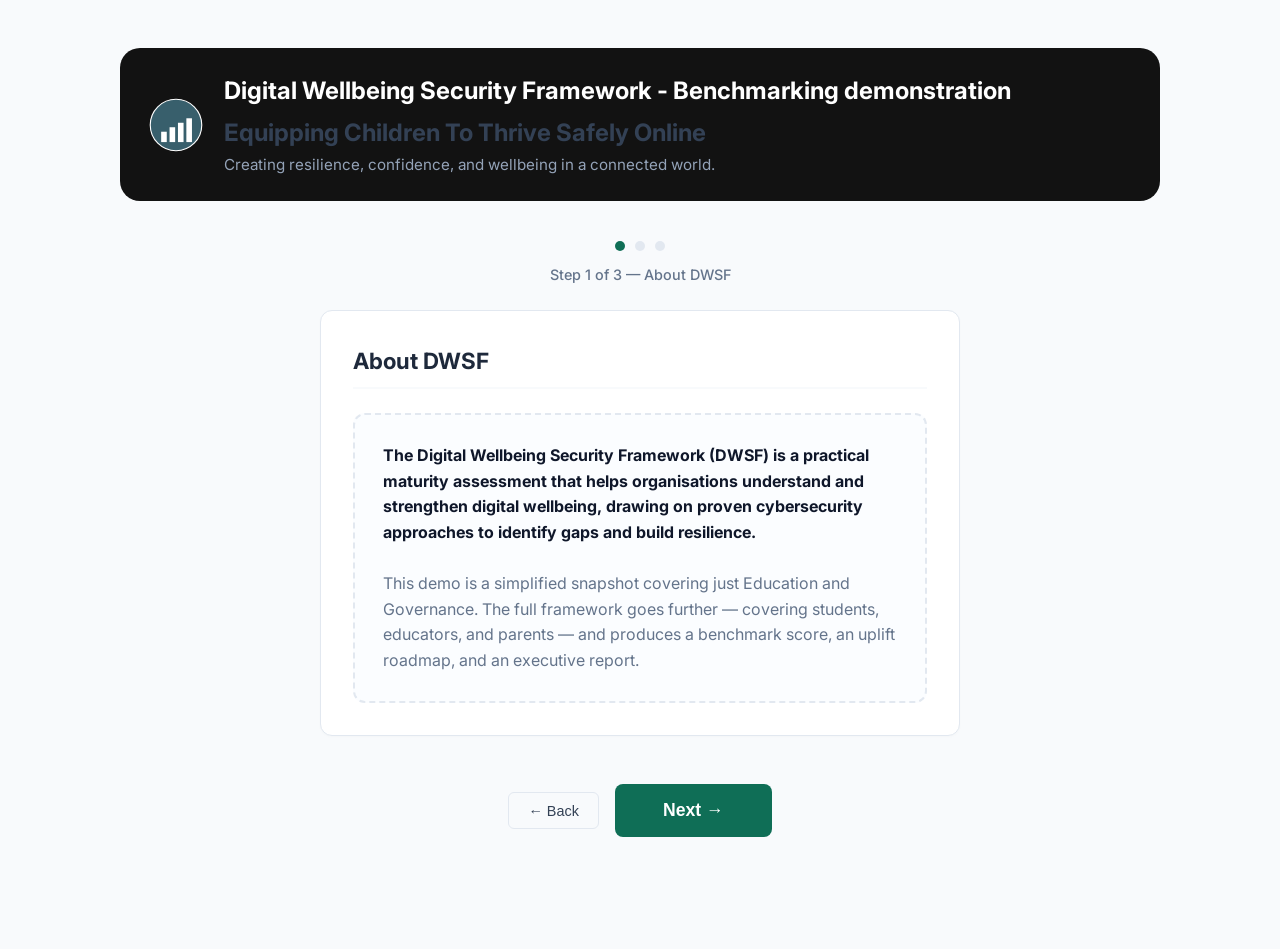
<file: demo.html>
<!DOCTYPE html>
<html lang="en">
<head>
    <meta charset="UTF-8">
    <meta name="viewport" content="width=device-width, initial-scale=1.0">
    <title>DWSF Program Benchmarking Demo Tool v1.0</title>
    <link rel="preconnect" href="https://fonts.googleapis.com">
    <link rel="preconnect" href="https://fonts.gstatic.com" crossorigin>
    <link href="https://fonts.googleapis.com/css2?family=Inter:wght@400;500;600;700&display=swap" rel="stylesheet">
    <style>
        :root {
            --primary: #1e293b;
            --accent: #0F6E56;
            --header-bg: #121212;
            --bg-light: #f8fafc;
            --card-bg: #ffffff;
            --text-main: #334155;
            --text-dark: #0f172a;
            --border: #e2e8f0;
            --success: #16a34a;
            --warning: #ea580c;
            --danger: #dc2626;
        }

        * {
            box-sizing: border-box;
            margin: 0;
            padding: 0;
        }

        body {
            font-family: 'Inter', sans-serif;
            background-color: var(--bg-light);
            color: var(--text-main);
            line-height: 1.6;
            padding: 3rem 1rem;
        }

        /* Widened from 800px so the three-column domain layout has enough room
           to breathe on real desktop screens without the middle question
           column being squeezed. */
        .container {
            max-width: 1040px;
            margin: 0 auto;
        }

        .brand-header {
            display: flex;
            align-items: center;
            gap: 1.25rem;
            text-align: left;
            background-color: var(--header-bg);
            border-radius: 20px;
            padding: 1.5rem 1.75rem;
            margin-bottom: 2.5rem;
        }

        .header-icon {
            width: 56px;
            height: auto;
            flex-shrink: 0;
        }

        .brand-header-text {
            min-width: 0;
        }

        .brand-header h1 {
            font-size: 1.5rem;
            color: #ffffff;
            margin-bottom: 0.25rem;
        }

        .brand-header p {
            color: #94A3B8;
            font-size: 0.95rem;
        }

        .intro-diagram {
            display: block;
            width: 100%;
            max-width: 380px;
            height: auto;
            margin: 1.5rem auto 0;
        }

        /* category-section is capped at 640px and centered so that, even when
           it sits inside the wider .container on its own (About DWSF, Your
           Details), question and paragraph text stays a comfortable reading
           width instead of stretching edge-to-edge. */
        .category-section {
            background: var(--card-bg);
            border: 1px solid var(--border);
            border-radius: 12px;
            padding: 2rem;
            margin-bottom: 2rem;
            box-shadow: 0 1px 3px rgba(0,0,0,0.02);
            max-width: 640px;
            margin-left: auto;
            margin-right: auto;
        }

        /* Three-column layout: left context box, question card, right context box.
           Reused by both the Education and Governance steps. CSS Grid is used
           here deliberately (rather than Flexbox) because 1fr track sizing is
           unambiguous and robustly supported across every modern browser. */
        .domain-layout {
            display: grid;
            grid-template-columns: 190px minmax(0, 1fr) 190px;
            gap: 1.5rem;
            align-items: start;
        }

        .context-box {
            background: var(--bg-light);
            border: 1px dashed var(--border);
            border-radius: 12px;
            padding: 1.25rem;
            position: sticky;
            top: 1.5rem;
        }

        .context-box h4 {
            font-size: 0.9rem;
            color: var(--accent);
            margin-bottom: 0.5rem;
        }

        .context-box p {
            font-size: 0.85rem;
            color: var(--text-main);
            margin: 0;
        }

        /* Below ~1100px there isn't comfortable room for three columns given
           how long the answer sentences are, so stack them. No order override
           here — natural DOM order is used, meaning Context appears first,
           then the questions, then Why This Matters. This covers iPad in both
           orientations as well as phones. */
        @media (max-width: 1100px) {
            .domain-layout {
                grid-template-columns: 1fr;
            }
            .context-box {
                position: static;
                max-width: 640px;
                margin: 0 auto;
            }
        }

        .category-title {
            font-size: 1.4rem;
            color: var(--primary);
            margin-bottom: 1.5rem;
            padding-bottom: 0.5rem;
            border-bottom: 2px solid var(--bg-light);
        }

        .question-block {
            margin-bottom: 2rem;
        }

        .question-block:last-child {
            margin-bottom: 0;
        }

        .question-text {
            font-weight: 500;
            color: var(--text-dark);
            margin-bottom: 0.75rem;
            display: block;
        }

        /* 2x2 grid: the answer options are full sentences, so a 4-across row
           (as used previously) left almost no room per option. A grid also
           guarantees every option box in the same row shares the same height
           automatically, which is what keeps them visually aligned. */
        .options-group {
            display: grid;
            grid-template-columns: repeat(2, 1fr);
            gap: 0.6rem;
            background-color: var(--bg-light);
            padding: 0.5rem;
            border-radius: 8px;
        }

        .option-label {
            display: flex;
            flex-direction: column;
            align-items: flex-start;
            justify-content: center;
            background: var(--card-bg);
            border: 1px solid var(--border);
            padding: 0.85rem 0.9rem;
            border-radius: 6px;
            cursor: pointer;
            font-size: 0.85rem;
            font-weight: 500;
            line-height: 1.35;
            text-align: left;
            transition: all 0.2s;
        }

        .option-label input {
            margin-bottom: 0.4rem;
        }

        .option-label:hover {
            border-color: var(--accent);
            background-color: #f0fdfa;
        }

        .option-label:has(input:checked) {
            background-color: #ccfbf1;
            border-color: var(--accent);
            color: var(--accent);
        }

        @media (max-width: 560px) {
            .options-group {
                grid-template-columns: 1fr;
            }
        }

        .intro-placeholder {
            border: 2px dashed var(--border);
            background: #fbfdff;
            border-radius: 12px;
            padding: 1.75rem;
            color: #64748b;
            font-size: 1rem;
        }

        .intro-placeholder strong {
            color: var(--text-dark);
        }

        .field-block {
            margin-bottom: 1.5rem;
        }

        .field-block:last-child {
            margin-bottom: 0;
        }

        .field-label {
            font-weight: 500;
            color: var(--text-dark);
            margin-bottom: 0.5rem;
            display: block;
        }

        .field-input {
            width: 100%;
            padding: 0.75rem 1rem;
            border: 1px solid var(--border);
            border-radius: 8px;
            font-family: inherit;
            font-size: 1rem;
            color: var(--text-main);
            transition: border-color 0.2s;
        }

        .field-input:focus {
            outline: none;
            border-color: var(--accent);
        }

        .details-grid {
            display: grid;
            grid-template-columns: 1fr 1fr;
            gap: 1.5rem;
        }

        .step-progress {
            display: flex;
            justify-content: center;
            gap: 0.6rem;
            margin-bottom: 0.75rem;
        }

        .step-dot {
            width: 10px;
            height: 10px;
            border-radius: 50%;
            background-color: var(--border);
            transition: background-color 0.2s ease;
        }

        .step-dot.active {
            background-color: var(--accent);
        }

        .step-dot.complete {
            background-color: #99d8d1;
        }

        .step-label {
            text-align: center;
            color: #64748b;
            font-size: 0.9rem;
            font-weight: 500;
            margin-bottom: 1.5rem;
        }

        .submit-area {
            text-align: center;
            margin-top: 3rem;
            margin-bottom: 4rem;
            display: flex;
            justify-content: center;
            align-items: center;
            gap: 1rem;
            flex-wrap: wrap;
        }

        .btn {
            background-color: var(--accent);
            color: white;
            padding: 1rem 3rem;
            border: none;
            border-radius: 8px;
            font-size: 1.1rem;
            font-weight: 600;
            cursor: pointer;
            transition: background 0.2s;
        }

        .btn:hover {
            background-color: #0b5346;
        }

        .btn:disabled {
            opacity: 0.6;
            cursor: not-allowed;
        }

        .btn-alt {
            background-color: transparent;
            border: 1px solid var(--border);
            color: var(--text-main);
            padding: 0.6rem 1.2rem;
            font-size: 0.9rem;
            border-radius: 6px;
            font-weight: 500;
            cursor: pointer;
            display: inline-flex;
            align-items: center;
            gap: 0.5rem;
            transition: all 0.2s;
        }

        .btn-alt:hover {
            background-color: var(--bg-light);
            border-color: var(--text-muted);
        }

        .consent-line {
            display: flex;
            align-items: flex-start;
            gap: 0.6rem;
            margin-top: 1rem;
            font-size: 0.82rem;
            color: var(--text-main);
            cursor: pointer;
        }

        .consent-line input {
            margin-top: 0.2rem;
            flex-shrink: 0;
        }

        .consent-line a {
            color: var(--accent);
        }

        .qr-button-row {
            display: flex;
            align-items: center;
            justify-content: center;
            gap: 1.75rem;
            margin-top: 1.25rem;
            flex-wrap: wrap;
        }

        .qr-block {
            text-align: center;
        }

        .qr-image {
            width: 120px;
            height: 120px;
            border: 1px solid var(--border);
            border-radius: 8px;
            padding: 6px;
            background: #ffffff;
        }

        .qr-caption {
            font-size: 0.8rem;
            color: #64748b;
            margin-top: 0.4rem;
        }

        .submit-status {
            width: 100%;
            margin-top: 1rem;
            font-size: 0.9rem;
            color: #64748b;
            min-height: 1.2em;
        }

        .submit-status.error { color: var(--danger); }
        .submit-status.success { color: var(--success); }

        #results-overlay {
            display: none;
            position: fixed;
            inset: 0;
            background: rgba(15, 23, 42, 0.55);
            align-items: center;
            justify-content: center;
            padding: 1.5rem;
            z-index: 1000;
        }

        #results-overlay.visible {
            display: flex;
        }

        #results-box {
            position: relative;
            background: var(--card-bg);
            border: 2px solid var(--accent);
            border-radius: 16px;
            padding: 2.5rem;
            box-shadow: 0 20px 45px -10px rgba(0,0,0,0.35);
            max-width: 700px;
            width: 100%;
            max-height: 90vh;
            overflow-y: auto;
        }

        #results-close {
            position: absolute;
            top: 1rem;
            right: 1rem;
            width: 2.25rem;
            height: 2.25rem;
            border: none;
            background: var(--bg-light);
            color: var(--text-main);
            border-radius: 50%;
            font-size: 1.5rem;
            line-height: 1;
            cursor: pointer;
            display: flex;
            align-items: center;
            justify-content: center;
        }

        #results-close:hover {
            background-color: var(--border);
        }

        .score-display {
            text-align: center;
            margin-bottom: 2.5rem;
        }

        .score-num {
            font-size: 4.5rem;
            font-weight: 800;
            color: var(--accent);
            line-height: 1;
        }

        .score-label {
            font-size: 1.5rem;
            font-weight: 700;
            color: var(--text-dark);
            margin-top: 0.5rem;
        }

        .score-tier {
            display: inline-block;
            margin-top: 0.75rem;
            padding: 0.25rem 1rem;
            border-radius: 50px;
            font-weight: 600;
            font-size: 0.9rem;
        }

        .tier-low { background-color: #fee2e2; color: var(--danger); }
        .tier-med { background-color: #ffedd5; color: var(--warning); }
        .tier-high { background-color: #dcfce7; color: var(--success); }

        .recommendations-wrapper h3 {
            font-size: 1.25rem;
            color: var(--text-dark);
            margin-bottom: 1rem;
        }

        .rec-box {
            background-color: var(--bg-light);
            border-left: 4px solid var(--accent);
            padding: 1.5rem;
            border-radius: 0 8px 8px 0;
            margin-bottom: 1.5rem;
        }

        .rec-box.strength-box {
            border-left-color: var(--success);
            background-color: #f0fdf4;
        }

        .rec-box h4 {
            color: var(--text-dark);
            margin-bottom: 0.5rem;
            font-size: 1.1rem;
        }

        .rec-box ul {
            padding-left: 1.25rem;
        }

        .rec-box li {
            margin-bottom: 0.75rem;
        }

        .rec-box li:last-child {
            margin-bottom: 0;
        }

        .rec-box em {
            font-style: italic;
            color: var(--text-dark);
        }

        #report-date {
            text-align: center;
            color: #64748b;
            font-size: 0.9rem;
            margin-top: 1.5rem;
            border-top: 1px solid var(--border);
            padding-top: 1rem;
        }

        /* ---- Tablet (iPad portrait/landscape) ---- */
        @media (max-width: 900px) {
            .category-section {
                padding: 1.5rem;
            }
        }

        /* ---- Phone ---- */
        @media (max-width: 640px) {
            .details-grid { grid-template-columns: 1fr; }
            #results-box { padding: 1.75rem 1.25rem; }

            .brand-header {
                gap: 0.75rem;
                padding: 0.75rem 1rem;
                margin-bottom: 1rem;
                border-radius: 14px;
            }
            .header-icon {
                width: 30px;
            }
            .brand-header h1 {
                font-size: 1rem;
                line-height: 1.25;
                margin-bottom: 0.15rem;
            }
            .brand-header p {
                font-size: 0.72rem;
            }
            body {
                padding: 1.25rem 0.75rem;
            }
            .category-section {
                padding: 1.25rem;
            }
            .intro-placeholder {
                max-height: 46vh;
                overflow-y: auto;
                padding: 1.25rem;
                font-size: 0.92rem;
                -webkit-overflow-scrolling: touch;
            }
            .intro-diagram {
                max-width: 280px;
                margin-top: 1rem;
            }
        }
    </style>

  <!-- Privacy-friendly analytics by Plausible -->
<script async src="https://plausible.io/js/pa-BqT7czxgZyh3rN6xX6jjK.js"></script>
<script>
  window.plausible=window.plausible||function(){(plausible.q=plausible.q||[]).push(arguments)},plausible.init=plausible.init||function(i){plausible.o=i||{}};
  plausible.init()
</script>

</script>

</head>
<body>

<div class="container">
    <header class="brand-header">
     
<!--previous logo top left 
        <svg class="header-icon" viewBox="0 0 240 240" xmlns="http://www.w3.org/2000/svg">
    <path d="M120 20 C170 20 200 45 200 95 C200 155 150 195 120 215 C90 195 40 155 40 95 C40 45 70 20 120 20 Z" stroke="#008B8B" stroke-width="14" fill="none" stroke-linejoin="round"/>
    <path d="M75 110 C75 80 95 65 120 65 C145 65 165 80 165 110" stroke="#00A86B" stroke-width="12" stroke-linecap="round" fill="none"/>
    <circle cx="120" cy="95" r="10" fill="#00A86B"/>
    <path d="M120 180 C100 160 85 140 85 125 C85 115 95 110 105 118 L120 132 L135 118 C145 110 155 115 155 125 C155 140 140 160 120 180 Z" fill="#32CD32"/>
</svg> -->
 <svg class="header-icon" viewBox="0 0 200 200" xmlns="http://www.w3.org/2000/svg">
  <circle cx="100" cy="100" r="92" fill="#385F6C" stroke="#FFFFFF" stroke-width="4"/>
  <rect x="47"  y="124" width="20" height="37" fill="#FFFFFF"/>
  <rect x="77"  y="108" width="20" height="53" fill="#FFFFFF"/>
  <rect x="107" y="92"  width="20" height="69" fill="#FFFFFF"/>
  <rect x="137" y="76"  width="20" height="85" fill="#FFFFFF"/>
</svg>
        <div class="brand-header-text">
            <h1>Digital Wellbeing Security Framework - Benchmarking demonstration</h1>
            <h2>Equipping Children To Thrive Safely Online</h2>
                <p>Creating resilience, confidence, and wellbeing in a connected world.</p>
        </div>
    </header>

    <form id="benchmarkForm">

        <div class="step-progress">
            <span class="step-dot active" data-dot="1"></span>
            <span class="step-dot" data-dot="2"></span>
            <span class="step-dot" data-dot="3"></span>
        </div>
        <div class="step-label" id="stepLabel">Step 1 of 3 — About DWSF</div>

        <div class="form-step" data-step="1">
            <div class="category-section">
                <h2 class="category-title">About DWSF</h2>
                <div class="intro-placeholder">
                    <strong>The Digital Wellbeing Security Framework (DWSF) is a practical maturity assessment that helps organisations understand and strengthen digital wellbeing, drawing on proven cybersecurity approaches to identify gaps and build resilience.</strong>

                    <p><br>This demo is a simplified snapshot covering just Education and Governance. The full framework goes further — covering students, educators, and parents — and produces a benchmark score, an uplift roadmap, and an executive report.</p>
                </div>

               
        

            </div>
        </div>

      <!--  Education is domain 1 (questions q1-q3): shown first, and now also
             coded first (cat1Questions), so the code order matches what a
             respondent actually sees on screen.-->
        <div class="form-step" data-step="2" hidden>
            <div class="domain-layout">
                <aside class="context-box context-left">
                    <h4>Context</h4>
                    <p>The ability to identify and safely respond to common online risks, including harmful content, suspicious contact, cyberbullying, scams, manipulative platform features, and AI-enabled harms such as fake content and impersonation.</p>
                </aside>

                <div class="category-section">
                    <h2 class="category-title">1. Education</h2>
                    <script>
                        const cat1Questions = [
                            {
                                text: "Q1: How confident are you that young people can recognise harmful, misleading, or age-inappropriate content online?",
                                options: ["Young people receive little guidance and may struggle to identify harmful or misleading content online", "Some awareness exists, but understanding varies and often develops only after problems occur", "Young people are regularly taught how to recognise, question, and respond to potentially harmful online content", "Young people demonstrate strong critical thinking skills, actively recognise online risks, and are supported through ongoing education and reinforcement"]
                            },
                            {
                                text: "Q2: How confident are you that young people can recognise suspicious online behaviour and unwanted contact from others?",
                                options: ["Young people receive little guidance and may not recognise warning signs of inappropriate online interactions", "Some awareness exists, but understanding varies and often develops only after concerns are raised or incidents occur", "Young people are regularly taught how to recognise suspicious behaviour, unwanted contact, and when to seek help", "Young people confidently identify warning signs, know how to respond safely, and are supported through ongoing education and reinforcement"]
                            },
                            {
                                text: "Q3: How confident are you that young people can recognise cyberbullying and understand their role in creating a safe online environment?",
                                options: ["Young people receive little guidance and may struggle to recognise cyberbullying or understand how their own actions can affect others.", "Some awareness exists, but understanding varies and discussions about responsibility often occur only after incidents arise", "Young people are regularly taught how to recognise cyberbullying, respond appropriately, and contribute positively to online communities", "Young people consistently demonstrate respectful online behaviour, recognise harmful peer interactions, and actively help foster safer digital environments"]
                            }
                        ];
                        for(let i=0; i<cat1Questions.length; i++) {
                            const q = cat1Questions[i];
                            let optionsHtml = "";
                            for (let opt = 0; opt < q.options.length; opt++) {
                                const val = opt + 1;
                                const requiredAttr = opt === 0 ? "required" : "";
                                optionsHtml += `<label class="option-label"><input type="radio" name="q${i+1}" value="${val}" ${requiredAttr}>${q.options[opt]}</label>`;
                            }
                            document.write(`
                                <div class="question-block">
                                    <span class="question-text">${q.text}</span>
                                    <div class="options-group">
                                        ${optionsHtml}
                                    </div>
                                </div>
                            `);
                        }
                    </script>
                </div>

                <aside class="context-box context-right">
                    <h4>Why this matters</h4>
                    <p>The digital world presents opportunities as well as risks. The ability to recognise potential harms, make informed choices, and seek help when needed is a key part of building lifelong digital resilience.</p>
                </aside>
            </div>
        </div>

       <!--
        Governance is domain 2 (questions q4-q6): shown second, and now
             also coded second (cat2Questions), matching its on-screen order. -->
        <div class="form-step" data-step="3" hidden>
            <div class="domain-layout">
                <aside class="context-box context-left">
                    <h4>Context</h4>
                    <p>Digital Wellbeing governance ensures structures, processes, and leadership practices enable digital wellbeing initiatives to be planned, implemented, measured, and continuously improved.</p>
                </aside>

                <div class="category-section">
                    <h2 class="category-title">2. Governance</h2>
                    <script>
                        const cat2Questions = [
                            {
                                text: "Q4: If a digital wellbeing issue occurred tomorrow, would the people around you know how to respond?",
                                options: ["We would likely be caught off guard and unsure how to respond.", "We could respond, but our approach would be inconsistent and depend on who was involved.", "We have a clear and generally understood approach for handling digital wellbeing concerns.", "We regularly review, improve, and communicate our approach so people feel confident responding when issues arise."]
                            },
                            {
                                text: "Q5: If someone reported a digital wellbeing concern today, how confident are you that it would be handled appropriately and escalated when necessary?",
                                options: ["We would likely be unsure how to handle the situation or who should take responsibility.", "We would try to respond, but the process would depend on the people involved and may be inconsistent.", "We have a clear and generally understood approach for responding to concerns and escalating serious issues", "Our response and escalation processes are well understood, regularly reviewed, and continually improved based on experience and feedback."]
                            },
                            {
                                text: "Q6: Do the people around you feel comfortable raising digital wellbeing concerns, and is positive online behaviour actively encouraged?",
                                options: ["People may be reluctant to speak up, and positive digital behaviours are rarely discussed or reinforced.", "Concerns are sometimes raised, but support and encouragement are inconsistent and depend on the individuals involved.", "People generally feel comfortable reporting concerns, and positive digital behaviours are regularly encouraged and supported.", "There is a strong culture of trust where concerns are raised early, positive behaviours are actively modelled, and continuous improvement is encouraged."]
                            }
                        ];
                        for(let i=0; i<cat2Questions.length; i++) {
                            const q = cat2Questions[i];
                            let optionsHtml = "";
                            for (let opt = 0; opt < q.options.length; opt++) {
                                const val = opt + 1;
                                const requiredAttr = opt === 0 ? "required" : "";
                                optionsHtml += `<label class="option-label"><input type="radio" name="q${i+4}" value="${val}" ${requiredAttr}>${q.options[opt]}</label>`;
                            }
                            document.write(`
                                <div class="question-block">
                                    <span class="question-text">${q.text}</span>
                                    <div class="options-group">
                                        ${optionsHtml}
                                    </div>
                                </div>
                            `);
                        }
                    </script>
                </div>

                <aside class="context-box context-right">
                    <h4>Why this matters</h4>
                    <p>Strong governance ensures Digital Wellbeing is not left to chance. It provides the leadership, accountability, and structure needed to identify risks early, prioritise action, and sustain positive outcomes over time.</p>
                </aside>
            </div>
        </div>

        <div class="submit-area">
            <button type="button" class="btn-alt" id="backBtn" hidden>&larr; Back</button>
            <button type="button" class="btn" id="nextBtn">Next &rarr;</button>
            <button type="submit" class="btn" id="submitBtn" hidden>Calculate DWSF Benchmark Score</button>
        </div>
    </form>

 

    <div id="results-overlay">
      <div id="results-box">
        <button type="button" id="results-close" aria-label="Close results">&times;</button>

<div class="rec-box" id="report-capture-box" style="border-left-color: var(--accent);">
            <h4>Register your interest for a free trial of the full assessment</h4>
            <p style="margin-bottom: 1rem; font-size: 0.9rem;">Please enter your name and email below and we shall be in contact soon</p>
            <div class="details-grid">
                <div class="field-block">
                    <label class="field-label" for="respondentName">Name</label>
                    <input class="field-input" type="text" id="respondentName" placeholder="Jane Smith">
                </div>
                <div class="field-block">
                    <label class="field-label" for="respondentEmail">Email</label>
                    <input class="field-input" type="email" id="respondentEmail" placeholder="jane@school.edu" required>
                </div>
            </div>
            <label class="consent-line">
                <input type="checkbox" id="consentCheckbox">
                <span>I agree to my details and quiz responses being shared with DWSF, in line with the
                    <a href="privacy_demo.html" target="_blank" rel="noopener noreferrer">Privacy Policy</a> and
                    <a href="terms_demo.html" target="_blank" rel="noopener noreferrer">Terms of Use</a>.
                </span>
            </label>

            <div class="qr-button-row">
                <button type="button" class="btn" id="sendReportBtn">SUBMIT</button>
            <div class="qr-block">
                <img src="[data-uri]" 
                alt="QR code linking to the DWSF website" class="qr-image">

                <p class="qr-caption">Please visit our website</p>
            </div>
            </div>
            <div id="submit-status" class="submit-status"></div>
        </div>

        <div class="score-display">
            <div class="score-num"><span id="score-pct">0</span>%</div>
            <div class="score-label">DWSF Maturity Index: <span id="score-raw">0</span>/24</div>
            <div id="tier-badge" class="score-tier">Analyzing...</div>
        </div>

        <div class="recommendations-wrapper">
            <h3>Targeted Action Items & Recommendations</h3>

            <div class="rec-box strength-box">
                <h4>Current Key Strength</h4>
                <div id="rec-strengths"></div>
            </div>

            <div class="rec-box">
                <h4>Where to Focus Next</h4>
                <div id="rec-shortterm"></div>
            </div>

            <div class="rec-box" style="border-left-color: var(--primary);">
                <h4>Long-Term Direction</h4>
                <div id="rec-longterm"></div>
            </div>
        </div>

        <div id="report-date"></div>

        </div>
      </div>
    </div>
</div>

<script>
    // ---- Web3Forms configuration ----
    // Sign up free at https://web3forms.com, create a form, and paste your
    // Access Key below. Submissions will be emailed to the address you
    // registered with Web3Forms.
    const WEB3FORMS_ACCESS_KEY = "5efc38c4-e5ee-4d9e-b9cd-a97656b4631b";

    // ---- "Share my results" feature toggle ----
    // Set to false to hide the name/email/consent box at the bottom of the
    // report entirely (e.g. if you're not ready to handle submissions yet,
    // or want the demo to be fully anonymous for a particular audience).
    // The score and recommendations always display either way — this only
    // controls whether the optional email-capture box appears.
    const ENABLE_REPORT_EMAIL_CAPTURE = true;

    if (!ENABLE_REPORT_EMAIL_CAPTURE) {
        document.getElementById('report-capture-box').style.display = 'none';
    }

    let reportData = { percent: 0, raw: 0, tier: "", timestamp: "", answerDetails: [], domainScores: [] };

    // ---- Step wizard navigation ----
    const steps = Array.from(document.querySelectorAll('.form-step'));
    const stepDots = Array.from(document.querySelectorAll('.step-dot'));
    const stepLabel = document.getElementById('stepLabel');
    const backBtn = document.getElementById('backBtn');
    const nextBtn = document.getElementById('nextBtn');
    const submitBtn = document.getElementById('submitBtn');
    const stepTitles = ['About DWSF', 'Education', 'Governance'];
    let currentStep = 1;

    function showStep(stepNum) {
        steps.forEach((stepEl) => {
            stepEl.hidden = Number(stepEl.dataset.step) !== stepNum;
        });

        stepDots.forEach((dot) => {
            const dotNum = Number(dot.dataset.dot);
            dot.classList.toggle('active', dotNum === stepNum);
            dot.classList.toggle('complete', dotNum < stepNum);
        });

        stepLabel.textContent = `Step ${stepNum} of ${steps.length} — ${stepTitles[stepNum - 1]}`;

        backBtn.hidden = stepNum === 1;
        nextBtn.hidden = stepNum === steps.length;
        submitBtn.hidden = stepNum !== steps.length;

        // Bring the top of the form into view so a step never starts mid-scroll
        document.getElementById('benchmarkForm').scrollIntoView({ behavior: 'smooth', block: 'start' });
    }

    function currentStepIsValid() {
        const activeStep = steps[currentStep - 1];
        const inputs = activeStep.querySelectorAll('input[required]');
        for (const input of inputs) {
            if (input.type === 'radio') {
                const group = activeStep.querySelectorAll(`input[name="${input.name}"]`);
                const answered = Array.from(group).some((radio) => radio.checked);
                if (!answered) {
                    input.reportValidity();
                    return false;
                }
            } else if (!input.checkValidity()) {
                input.reportValidity();
                return false;
            }
        }
        return true;
    }

    nextBtn.addEventListener('click', () => {
        if (!currentStepIsValid()) return;
        currentStep = Math.min(currentStep + 1, steps.length);
        showStep(currentStep);
    });

    backBtn.addEventListener('click', () => {
        currentStep = Math.max(currentStep - 1, 1);
        showStep(currentStep);
    });

    showStep(currentStep);

    // ---- Scoring + report ----
    // Domains are declared in on-screen order: Education (q1-q3) then
    // Governance (q4-q6), so "top domain" language stays aligned with what
    // the respondent actually sees and answers.
    const MAX_PER_CATEGORY = 12; // 3 questions x 4 points
    const MAX_TOTAL = 24;        // 6 questions x 4 points

    document.getElementById('benchmarkForm').addEventListener('submit', function(e) {
        e.preventDefault();

        const domains = [
            { name: 'Education', qStart: 1, questions: cat1Questions },
            { name: 'Governance', qStart: 4, questions: cat2Questions }
        ];

        const catScores = [0, 0];
        const answerDetails = [];

        domains.forEach((domain, dIdx) => {
            domain.questions.forEach((q, qi) => {
                const qNumber = domain.qStart + qi;
                const checked = document.querySelector(`input[name="q${qNumber}"]:checked`);
                const value = checked ? parseInt(checked.value) : 0;
                catScores[dIdx] += value;
                answerDetails.push({
                    domain: domain.name,
                    question: q.text.replace(/^Q\d+:\s*/, ''),
                    answer: checked ? q.options[value - 1] : '(not answered)'
                });
            });
        });

        const totalScore = catScores[0] + catScores[1];
        const percentage = Math.round((totalScore / MAX_TOTAL) * 100);

        const resultsOverlay = document.getElementById('results-overlay');
        document.getElementById('score-pct').innerText = percentage;
        document.getElementById('score-raw').innerText = totalScore;

        const tierBadge = document.getElementById('tier-badge');
        tierBadge.className = 'score-tier';

        // Short, domain-level summary rather than quoting questions/answers
        // back verbatim — this keeps the report scannable while still being
        // grounded in the respondent's actual scores.
        const topDomainIdx = catScores[0] >= catScores[1] ? 0 : 1;
        const bottomDomainIdx = topDomainIdx === 0 ? 1 : 0;
        const topDomainName = domains[topDomainIdx].name;
        const topDomainScore = catScores[topDomainIdx];
        const bottomDomainName = domains[bottomDomainIdx].name;
        const bottomDomainScore = catScores[bottomDomainIdx];

        const strengthsHtml = `<ul>
            <li><strong>${topDomainName}</strong> is your strongest area, scoring ${topDomainScore}/${MAX_PER_CATEGORY}.</li>
            <li>This reflects solid, consistent practice you can build on.</li>
        </ul>`;

        const stHtml = `<ul>
            <li><strong>${bottomDomainName}</strong> scored lower, at ${bottomDomainScore}/${MAX_PER_CATEGORY} — this is your clearest opportunity to build momentum.</li>
            <li>Focus on making your approach here more consistent and clearly understood across your community.</li>
        </ul>`;

        let tier = '';
        let ltTxt = '';

        if (percentage < 45) {
            tier = 'Emerging / Fragmented Protection';
            tierBadge.classList.add('tier-low');
            ltTxt = 'Focus on establishing a clear, shared approach across both Education and Governance — even a simple written policy and a few core awareness sessions build momentum fast.';
        } else if (percentage < 75) {
            tier = 'Progressing / Locally Managed';
            tierBadge.classList.add('tier-med');
            ltTxt = 'You have a real foundation in place. The priority now is consistency — making your approach reviewed, repeatable, and known across your whole community rather than dependent on a few people.';
        } else {
            tier = 'Optimised / Systemically Secure';
            tierBadge.classList.add('tier-high');
            ltTxt = 'You are ahead of the curve. Consider formalising your approach into a repeatable playbook and sharing it more widely — you are well placed to mentor others starting this journey.';
        }

        document.getElementById('rec-strengths').innerHTML = strengthsHtml;
        document.getElementById('rec-shortterm').innerHTML = stHtml;
        document.getElementById('rec-longterm').innerText = ltTxt;

        const now = new Date();
        const formattedDate = now.toLocaleDateString('en-US', {
            year: 'numeric', month: 'long', day: 'numeric', hour: '2-digit', minute: '2-digit'
        });

        reportData.percent = percentage;
        reportData.raw = totalScore;
        reportData.tier = tier;
        reportData.timestamp = formattedDate;
        reportData.answerDetails = answerDetails;
        reportData.domainScores = domains.map((d, i) => ({ name: d.name, score: catScores[i] }));

        document.getElementById('report-date').innerHTML = `<strong>Report Generated:</strong> ${formattedDate}`;

        tierBadge.innerText = tier;
        resultsOverlay.classList.add('visible');
    });

    // "Share my results" is a separate, optional action taken from inside the
    // report itself — the quiz result displays regardless of whether the
    // respondent chooses to share their name and email.
    //Checks email is correct format
  document.getElementById('sendReportBtn').addEventListener('click', () => {
        const respondentName = document.getElementById('respondentName').value.trim();
        const respondentEmail = document.getElementById('respondentEmail').value.trim();
        const consentGiven = document.getElementById('consentCheckbox').checked;
        const statusEl = document.getElementById('submit-status');
        const emailPattern = /^[^\s@]+@[^\s@]+\.[^\s@]+$/;

        if (!respondentName || !respondentEmail) {
            statusEl.textContent = "Please enter your name and email.";
            statusEl.className = "submit-status error";
            return;
        }

if (!emailPattern.test(respondentEmail)) {
        statusEl.textContent = "Please enter a valid email address.";
        statusEl.className = "submit-status error";
        return;
    }

        if (!consentGiven) {
            statusEl.textContent = "Please agree to the Privacy Policy and Terms of Use to continue.";
            statusEl.className = "submit-status error";
            return;
        }

        submitToWeb3Forms(respondentName, respondentEmail);
    });

    function submitToWeb3Forms(respondentName, respondentEmail) {
        const statusEl = document.getElementById('submit-status');
        const sendReportBtn = document.getElementById('sendReportBtn');

        if (!WEB3FORMS_ACCESS_KEY || WEB3FORMS_ACCESS_KEY === "YOUR_WEB3FORMS_ACCESS_KEY_HERE") {
            statusEl.textContent = "Note: Web3Forms access key not set, so this result was not emailed.";
            statusEl.className = "submit-status error";
            return;
        }

        sendReportBtn.disabled = true;
        statusEl.textContent = "Sending your details...";
        statusEl.className = "submit-status";

        const domainSummary = reportData.domainScores
            .map((d) => `${d.name}: ${d.score}/${MAX_PER_CATEGORY}`)
            .join(', ');

        const answersSummary = reportData.answerDetails
            .map((a) => `[${a.domain}] ${a.question}\n  Answer: ${a.answer}`)
            .join('\n\n');

        const payload = {
            access_key: WEB3FORMS_ACCESS_KEY,
            subject: `New DWSF Benchmark respondent: ${respondentName}`,
            from_name: respondentName,
            name: respondentName,
            email: respondentEmail,
            message: `${respondentName} (${respondentEmail}) completed the DWSF Benchmark on ${reportData.timestamp}.

Score: ${reportData.raw}/${MAX_TOTAL} (${reportData.percent}%)
Tier: ${reportData.tier}
Domain scores: ${domainSummary}

Quiz answers:
${answersSummary}`
        };

        fetch("https://api.web3forms.com/submit", {
            method: "POST",
            headers: { "Content-Type": "application/json", Accept: "application/json" },
            body: JSON.stringify(payload)
        })
            .then((res) => res.json())
            .then((data) => {
                if (data.success) {
                    statusEl.textContent = "Thanks! Your results have been shared with our team.";
                    statusEl.className = "submit-status success";
                } else {
                    statusEl.textContent = "There was a problem sending your details. Please try again.";
                    statusEl.className = "submit-status error";
                }
            })
            .catch(() => {
                statusEl.textContent = "There was a problem sending your details. Please try again.";
                statusEl.className = "submit-status error";
            })
            .finally(() => {
                sendReportBtn.disabled = false;
            });
    }

    document.getElementById('results-close').addEventListener('click', () => {
        document.getElementById('results-overlay').classList.remove('visible');
    });

    document.getElementById('results-overlay').addEventListener('click', (e) => {
        if (e.target.id === 'results-overlay') {
            e.currentTarget.classList.remove('visible');
        }
    });
</script>

</body>
</html>
</file>
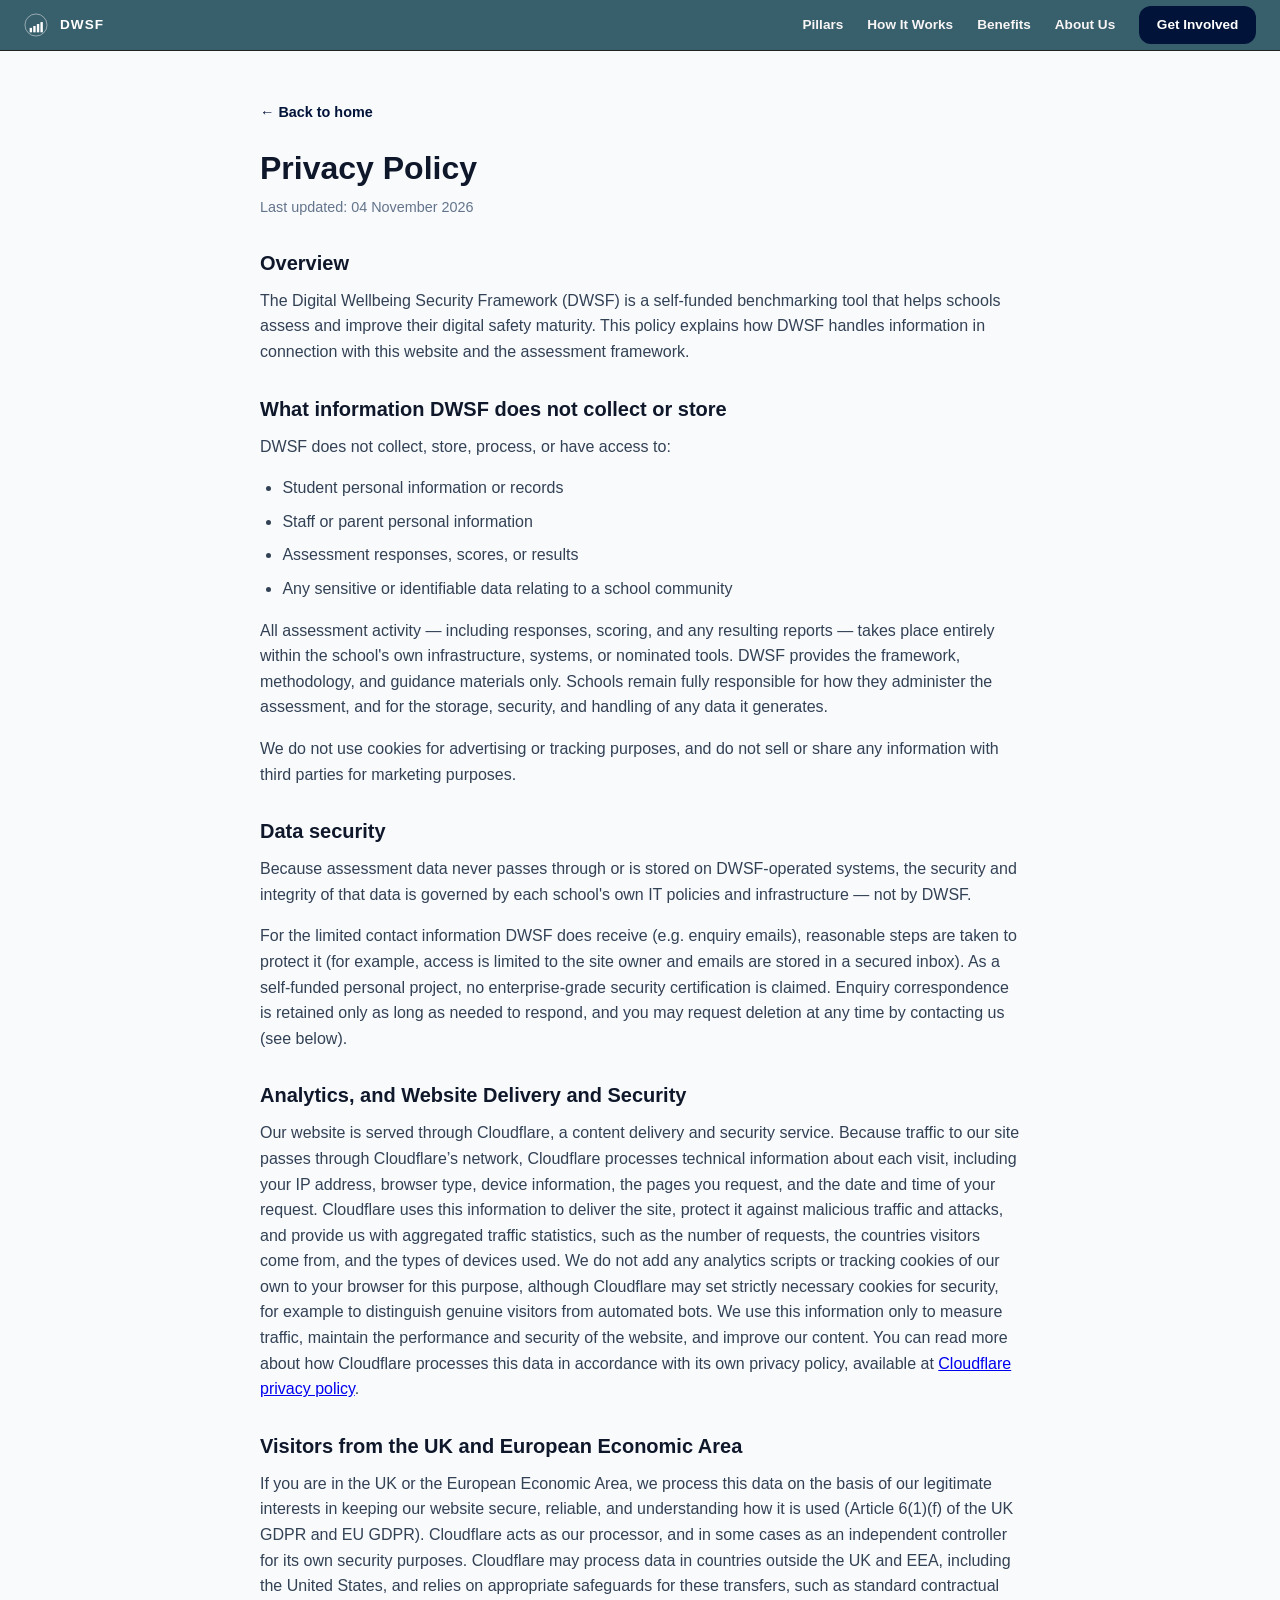
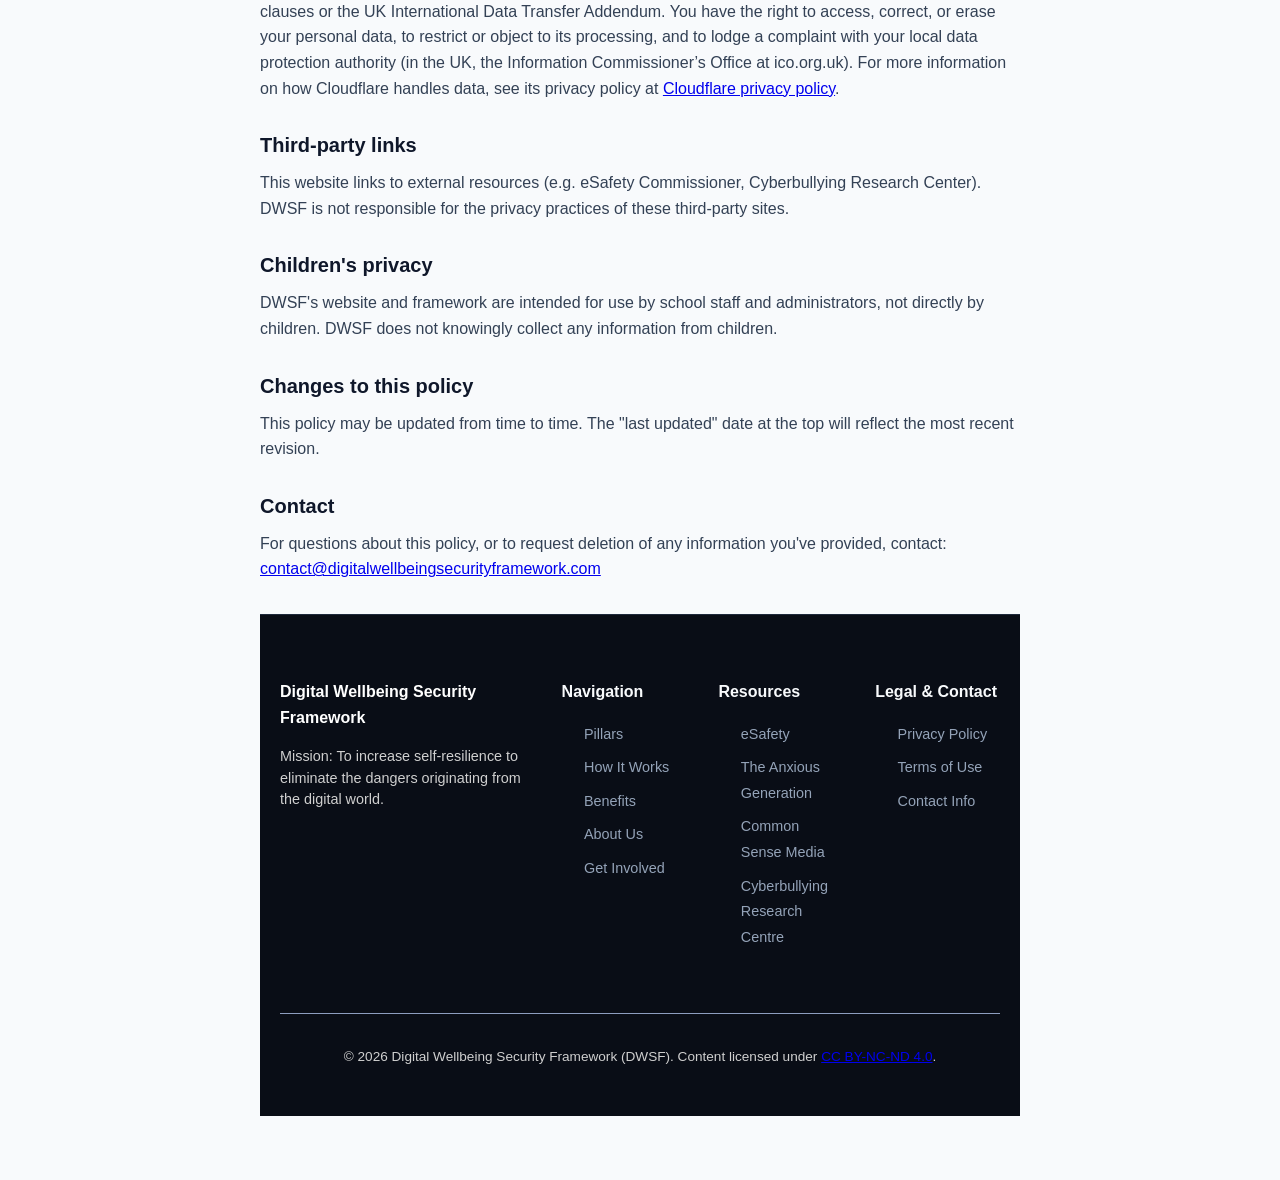
<file: privacy.html>
<!DOCTYPE html>
<html lang="en">
<head>
<meta charset="UTF-8">
<meta name="viewport" content="width=device-width, initial-scale=1.0">
<title>Privacy Policy | Digital Wellbeing Security Framework (DWSF)</title>
<link rel="stylesheet" href="style.css">
<style>
  .legal-content {
    max-width: 800px;
    margin: 0 auto;
    padding: 3rem 20px 4rem;
  }
  .legal-content h1 { font-size: 2rem; margin-bottom: 0.5rem; }
  .legal-content .updated { color: var(--text-muted); font-size: 0.9rem; margin-bottom: 2rem; }
  .legal-content h2 { font-size: 1.25rem; text-align: left; margin-top: 2rem; margin-bottom: 0.75rem; }
  .legal-content ul { padding-left: 1.4rem; margin-bottom: 1rem; }
  .legal-content li { margin-bottom: 0.5rem; }
  .back-link { display: inline-block; margin-bottom: 1.5rem; color: var(--accent); text-decoration: none; font-weight: 600; font-size: 0.9rem; }
  .back-link:hover { text-decoration: underline; }
</style>
</head>
<body>

<header class="site-header">
  <div class="header-logo">
   <!-- previous logo <svg class="logo-icon-header" viewBox="0 0 240 240" fill="none" xmlns="http://www.w3.org/2000/svg">
      <path d="M120 20 C170 20 200 45 200 95 C200 155 150 195 120 215 C90 195 40 155 40 95 C40 45 70 20 120 20 Z" stroke="#008B8B" stroke-width="14" fill="none" stroke-linejoin="round"/>
      <path d="M75 110 C75 80 95 65 120 65 C145 65 165 80 165 110" stroke="#00A86B" stroke-width="12" stroke-linecap="round" fill="none"/>
      <circle cx="120" cy="95" r="10" fill="#00A86B"/>
      <path d="M120 180 C100 160 85 140 85 125 C85 115 95 110 105 118 L120 132 L135 118 C145 110 155 115 155 125 C155 140 140 160 120 180 Z" fill="#32CD32"/>
    </svg>-->

    <!--latest logo-->
    <svg class="logo-icon-header" viewBox="0 0 200 200" xmlns="http://www.w3.org/2000/svg">
  <circle cx="100" cy="100" r="92" fill="#385F6C" stroke="#FFFFFF" stroke-width="4"/>
  <rect x="47"  y="124" width="20" height="37" fill="#FFFFFF"/>
  <rect x="77"  y="108" width="20" height="53" fill="#FFFFFF"/>
  <rect x="107" y="92"  width="20" height="69" fill="#FFFFFF"/>
  <rect x="137" y="76"  width="20" height="85" fill="#FFFFFF"/>
</svg>
    
    <span class="header-title">DWSF</span>
  </div>
  <nav class="header-nav" id="headerNav">
    <a href="index.html#pillars">Pillars</a>
    <a href="index.html#how-it-works">How It Works</a>
    <a href="index.html#benefits">Benefits</a>
    <a href="index.html#about">About Us</a>
    <a href="index.html#get-involved" class="btn">Get Involved</a>
  </nav>
  <button class="nav-toggle" id="navToggle" aria-label="Toggle navigation menu" aria-expanded="false">
    <span></span><span></span><span></span>
  </button>
</header>

<div class="legal-content">
  <a href="index.html" class="back-link">&larr; Back to home</a>

  <h1>Privacy Policy</h1>
  <p class="updated">Last updated: 04 November 2026</p>

  <h2>Overview</h2>
  <p>The Digital Wellbeing Security Framework (DWSF) is a self-funded benchmarking tool that helps schools assess and improve their digital safety maturity. This policy explains how DWSF handles information in connection with this website and the assessment framework.</p>

  <h2>What information DWSF does not collect or store</h2>
  <p>DWSF does not collect, store, process, or have access to:</p>
  <ul>
    <li>Student personal information or records</li>
    <li>Staff or parent personal information</li>
    <li>Assessment responses, scores, or results</li>
    <li>Any sensitive or identifiable data relating to a school community</li>
  </ul>
  <p>All assessment activity — including responses, scoring, and any resulting reports — takes place entirely within the school's own infrastructure, systems, or nominated tools. DWSF provides the framework, methodology, and guidance materials only. Schools remain fully responsible for how they administer the assessment, and for the storage, security, and handling of any data it generates.</p>

 <p>We do not use cookies for advertising or tracking purposes, and do not sell or share any information with third parties for marketing purposes.</p>

<h2>Data security</h2>
<p>Because assessment data never passes through or is stored on DWSF-operated systems, the security and integrity of that data is governed by each school's own IT policies and infrastructure — not by DWSF.</p>
<p>For the limited contact information DWSF does receive (e.g. enquiry emails), reasonable steps are taken to protect it (for example, access is limited to the site owner and emails are stored in a secured inbox). As a self-funded personal project, no enterprise-grade security certification is claimed. Enquiry correspondence is retained only as long as needed to respond, and you may request deletion at any time by contacting us (see below).</p>

<h2>Analytics, and Website Delivery and Security</h2>
<p>Our website is served through Cloudflare, a content delivery and security service. Because traffic to our site passes through Cloudflare’s network, Cloudflare processes technical information about each visit, including your IP address, browser type, device information, the pages you request, and the date and time of your request. Cloudflare uses this information to deliver the site, protect it against malicious traffic and attacks, and provide us with aggregated traffic statistics, such as the number of requests, the countries visitors come from, and the types of devices used. We do not add any analytics scripts or tracking cookies of our own to your browser for this purpose, although Cloudflare may set strictly necessary cookies for security, for example to distinguish genuine visitors from automated bots. We use this information only to measure traffic, maintain the performance and security of the website, and improve our content. You can read more about how Cloudflare processes this data in accordance with its own privacy policy, available at <a href="https://www.cloudflare.com/privacypolicy/" target="_blank" rel="noopener noreferrer">Cloudflare privacy policy</a>.</p>

  <h2>Visitors from the UK and European Economic Area</h2>
  <p>If you are in the UK or the European Economic Area, we process this data on the basis of our legitimate interests in keeping our website secure, reliable, and understanding how it is used (Article 6(1)(f) of the UK GDPR and EU GDPR). Cloudflare acts as our processor, and in some cases as an independent controller for its own security purposes. Cloudflare may process data in countries outside the UK and EEA, including the United States, and relies on appropriate safeguards for these transfers, such as standard contractual clauses or the UK International Data Transfer Addendum. You have the right to access, correct, or erase your personal data, to restrict or object to its processing, and to lodge a complaint with your local data protection authority (in the UK, the Information Commissioner’s Office at ico.org.uk). For more information on how Cloudflare handles data, see its privacy policy at <a href="https://www.cloudflare.com/privacypolicy/" target="_blank" rel="noopener noreferrer">Cloudflare privacy policy</a>.</p>

<h2>Third-party links</h2>
<p>This website links to external resources (e.g. eSafety Commissioner, Cyberbullying Research Center). DWSF is not responsible for the privacy practices of these third-party sites.</p>

<h2>Children's privacy</h2>
<p>DWSF's website and framework are intended for use by school staff and administrators, not directly by children. DWSF does not knowingly collect any information from children.</p>

<h2>Changes to this policy</h2>
<p>This policy may be updated from time to time. The "last updated" date at the top will reflect the most recent revision.</p>

<h2>Contact</h2>
<p>For questions about this policy, or to request deletion of any information you've provided, contact: <a href="mailto:contact@digitalwellbeingsecurityframework.com">contact@digitalwellbeingsecurityframework.com</a></p>

<footer>
<div class="container">
<div class="footer-grid">
<div class="footer-col">
<h4 style="color:#FFF;">Digital Wellbeing Security Framework</h4>
<p>Mission: To increase self-resilience to eliminate the dangers originating from the digital world.</p>
</div>
<div class="footer-col">
<h4>Navigation</h4>
<ul class="footer-links">
<li><a href="index.html#pillars">Pillars</a></li>
<li><a href="index.html#how-it-works">How It Works</a></li>
<li><a href="index.html#benefits">Benefits</a></li>
<li><a href="index.html#about">About Us</a></li>
<li><a href="index.html#get-involved">Get Involved</a></li>
</ul>
</div>
<div class="footer-col">
<h4>Resources</h4>
<ul class="footer-links">
<li><a href="https://www.esafety.gov.au" target="_blank" rel="noopener noreferrer">eSafety</a></li>
<li><a href="https://www.anxiousgeneration.com" target="_blank" rel="noopener noreferrer">The Anxious Generation</a></li>
<li><a href="https://www.commonsense.org" target="_blank" rel="noopener noreferrer">Common Sense Media</a></li>
<li><a href="https://cyberbullying.org" target="_blank" rel="noopener noreferrer">Cyberbullying Research Centre</a></li>
</ul>
</div>
<div class="footer-col">
<h4>Legal &amp; Contact</h4>
<ul class="footer-links">
<li><a href="privacy.html">Privacy Policy</a></li>
<li><a href="terms.html">Terms of Use</a></li>
<li><a href="mailto:contact@digitalwellbeingsecurityframework.com">Contact Info</a></li>
</ul>
</div>
</div>

<div class="footer-bottom">
<p>&copy; 2026 Digital Wellbeing Security Framework (DWSF). Content licensed under <a href="https://creativecommons.org/licenses/by-nc-nd/4.0/" target="_blank" rel="noopener noreferrer">CC BY-NC-ND 4.0</a>.</p>
</div>
</div>
</footer>

<script>
  const navToggle = document.getElementById('navToggle');
  const headerNav = document.getElementById('headerNav');
  navToggle.addEventListener('click', () => {
    const isOpen = headerNav.classList.toggle('open');
    navToggle.setAttribute('aria-expanded', isOpen);
  });
</script>

</body>
</html>
</file>
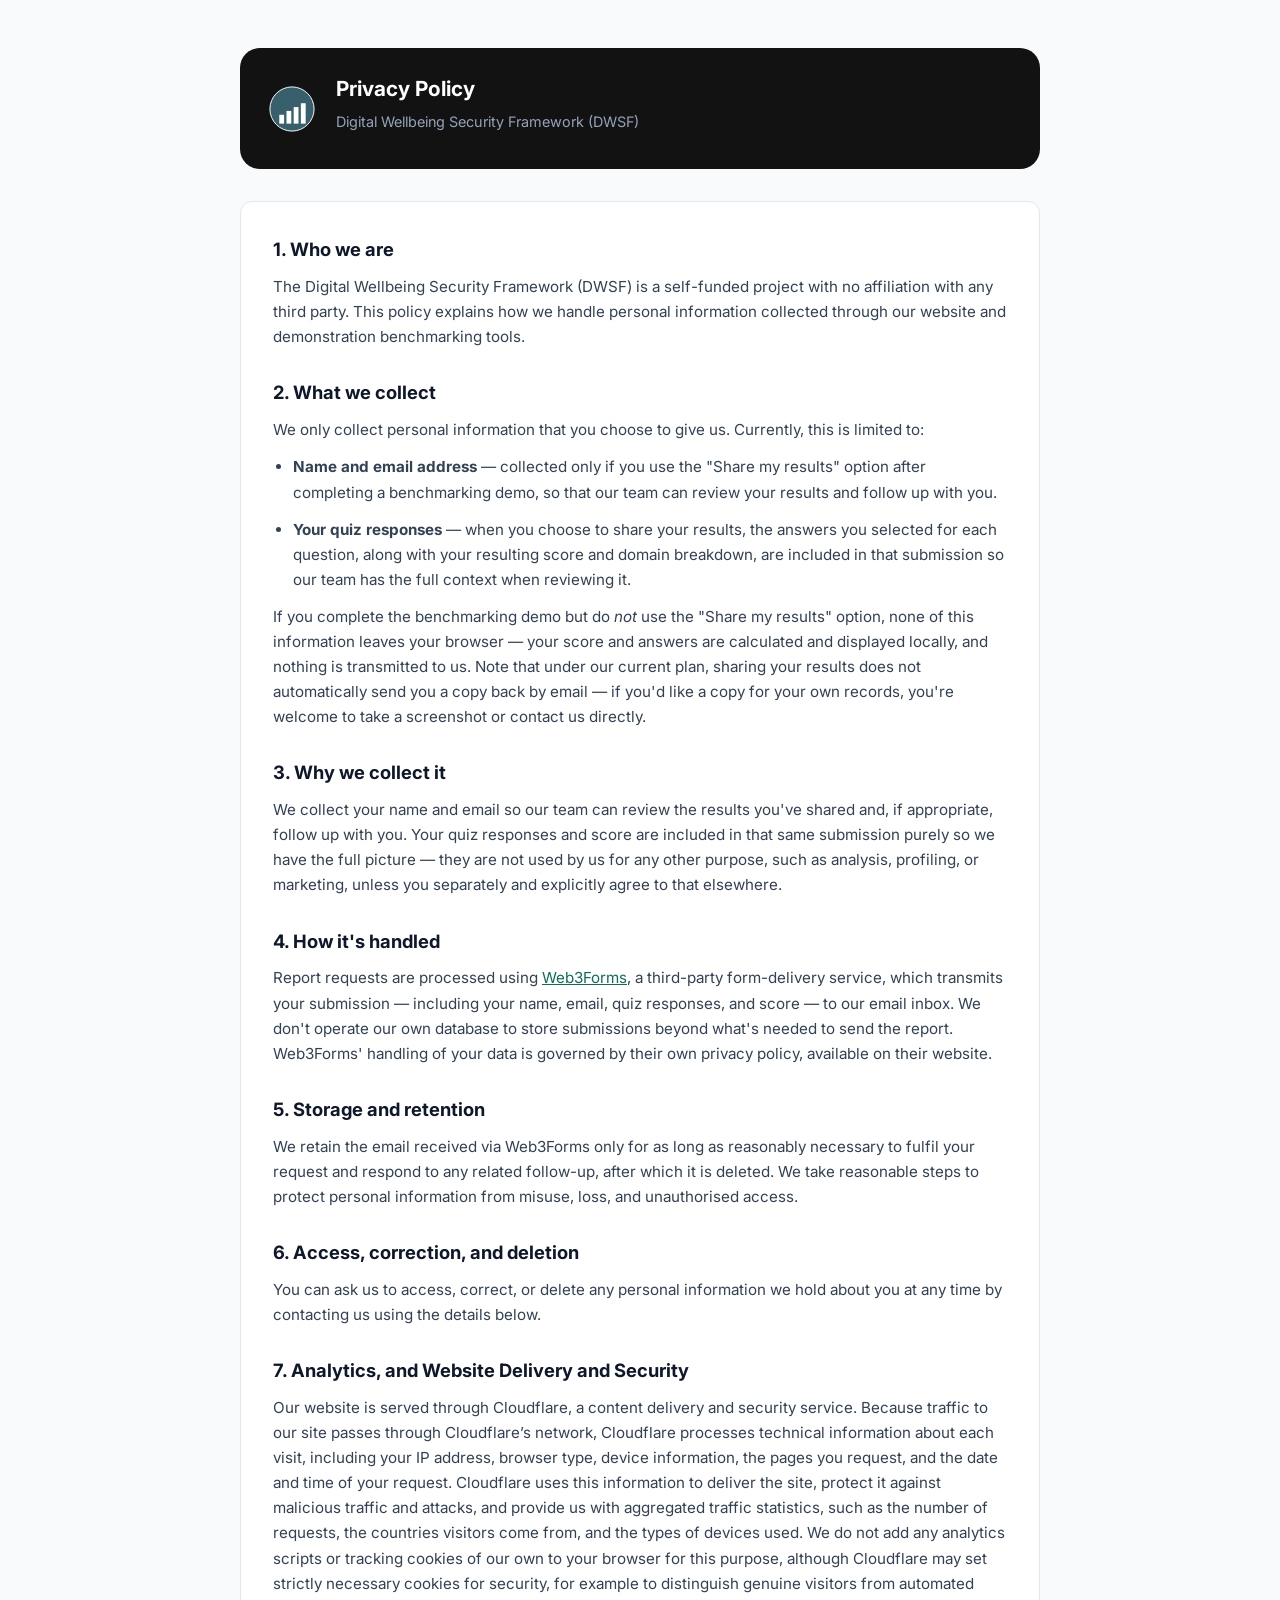
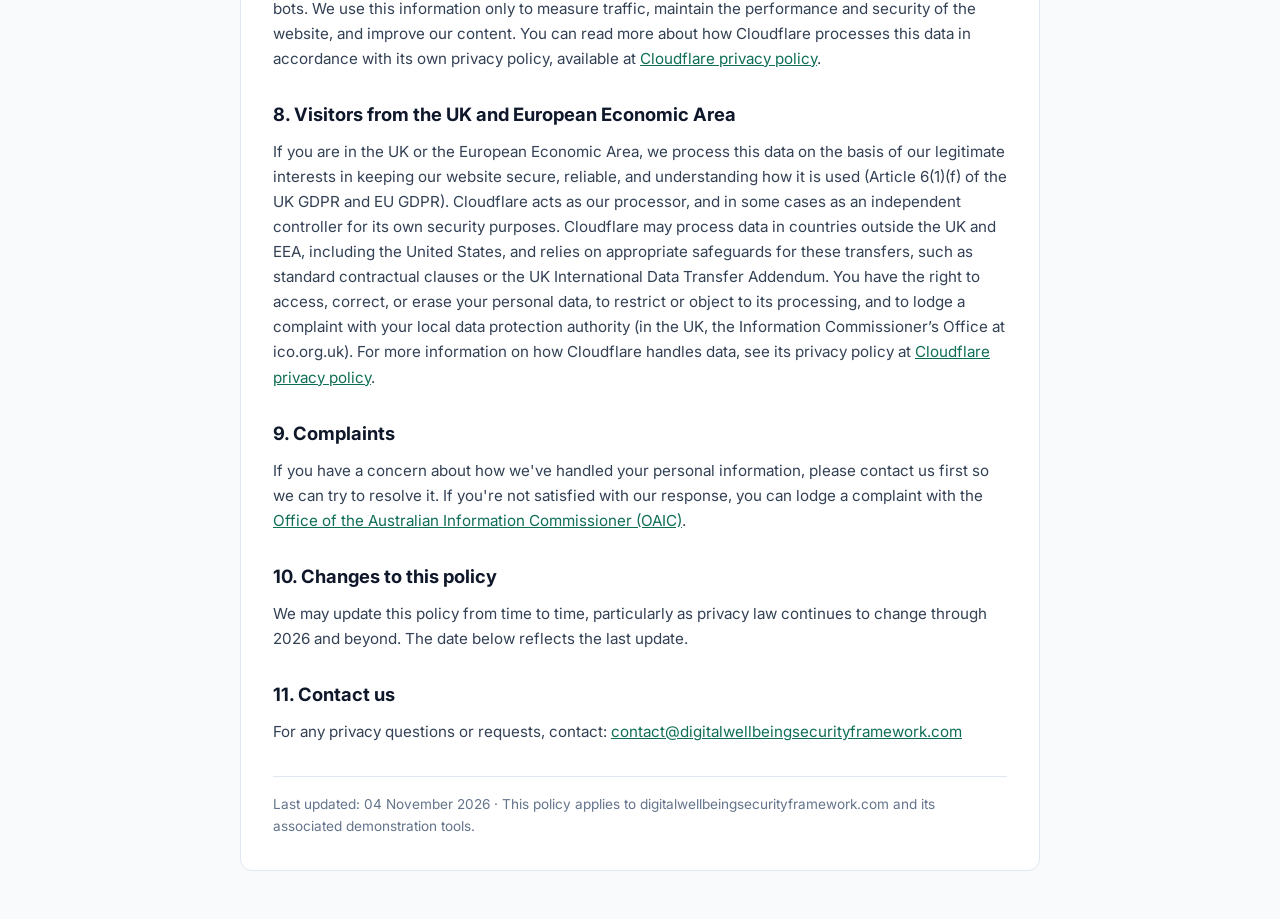
<file: privacy_demo.html>
<!DOCTYPE html>
<html lang="en">
<head>
<meta charset="UTF-8">
<meta name="viewport" content="width=device-width, initial-scale=1.0">
<title>Privacy Policy — Digital Wellbeing Security Framework (DWSF)</title>
<link rel="preconnect" href="https://fonts.googleapis.com">
<link rel="preconnect" href="https://fonts.gstatic.com" crossorigin>
<link href="https://fonts.googleapis.com/css2?family=Inter:wght@400;500;600;700&display=swap" rel="stylesheet">
<style>
    :root {
        --accent: #0F6E56;
        --header-bg: #121212;
        --bg-light: #f8fafc;
        --card-bg: #ffffff;
        --text-main: #334155;
        --text-dark: #0f172a;
        --border: #e2e8f0;
        --warning-bg: #fff7ed;
        --warning-border: #fdba74;
    }
    * { box-sizing: border-box; margin: 0; padding: 0; }
    body {
        font-family: 'Inter', sans-serif;
        background-color: var(--bg-light);
        color: var(--text-main);
        line-height: 1.65;
        padding: 3rem 1rem;
    }
    .container { max-width: 800px; margin: 0 auto; }
    .brand-header {
        display: flex;
        align-items: center;
        gap: 1.25rem;
        background-color: var(--header-bg);
        border-radius: 20px;
        padding: 1.5rem 1.75rem;
        margin-bottom: 2rem;
    }
    .header-icon { width: 48px; height: auto; flex-shrink: 0; }
    .brand-header h1 { font-size: 1.3rem; color: #fff; }
    .brand-header p { color: #94A3B8; font-size: 0.9rem; margin-top: 0.2rem; }

    .draft-notice {
        background: var(--warning-bg);
        border: 1px solid var(--warning-border);
        border-radius: 10px;
        padding: 1rem 1.25rem;
        font-size: 0.9rem;
        color: #7c3e0a;
        margin-bottom: 2rem;
    }
    .draft-notice strong { display: block; margin-bottom: 0.25rem; }

    .card {
        background: var(--card-bg);
        border: 1px solid var(--border);
        border-radius: 12px;
        padding: 2rem;
    }
    h2 { font-size: 1.15rem; color: var(--text-dark); margin: 1.75rem 0 0.6rem; }
    h2:first-child { margin-top: 0; }
    p, li { font-size: 0.95rem; margin-bottom: 0.75rem; }
    ul { padding-left: 1.25rem; margin-bottom: 0.75rem; }
    a { color: var(--accent); }
    .meta { font-size: 0.85rem; color: #64748b; margin-top: 2rem; border-top: 1px solid var(--border); padding-top: 1rem; }
</style>
</head>
<body>

<div class="container">
    <header class="brand-header">
      <!-- previous logo <svg class="header-icon" viewBox="0 0 240 256" xmlns="http://www.w3.org/2000/svg">
            <path d="M120 20 C170 20 200 45 200 95 C200 155 150 195 120 215 C90 195 40 155 40 95 C40 45 70 20 120 20 Z" fill="none" stroke="#0F6E56" stroke-width="14" stroke-linejoin="round"/>
            <path d="M120 205 C 142 217 160 223 182 222 C 160 236 140 245 120 250 C 100 245 80 236 58 222 C 80 223 98 217 120 205 Z" fill="#0B7A78"/>
            <path d="M60 175 C60 110 85 70 120 48 C155 70 180 110 180 175" fill="none" stroke="#12A06B" stroke-width="12" stroke-linecap="round"/>
            <path d="M75 110 C75 80 95 65 120 65 C145 65 165 80 165 110" fill="none" stroke="#1BB876" stroke-width="11" stroke-linecap="round"/>
            <circle cx="120" cy="95" r="13" fill="#1BB876"/>
            <path d="M120 148 C 111 137 99 131 89 135 C 78 139 74 151 79 161 C 84 171 100 184 120 198 C 140 184 156 171 161 161 C 166 151 162 139 151 135 C 141 131 129 137 120 148 Z" fill="none" stroke="#8CFA00" stroke-width="11" stroke-linejoin="round" stroke-linecap="round"/>
            <path d="M120 198 C 106 208 92 213 80 213" fill="none" stroke="#8CFA00" stroke-width="11" stroke-linecap="round"/>
        </svg> -->

 <svg class="header-icon" viewBox="0 0 200 200" xmlns="http://www.w3.org/2000/svg">
  <circle cx="100" cy="100" r="92" fill="#385F6C" stroke="#FFFFFF" stroke-width="4"/>
  <rect x="47"  y="124" width="20" height="37" fill="#FFFFFF"/>
  <rect x="77"  y="108" width="20" height="53" fill="#FFFFFF"/>
  <rect x="107" y="92"  width="20" height="69" fill="#FFFFFF"/>
  <rect x="137" y="76"  width="20" height="85" fill="#FFFFFF"/>
</svg>
        
        <div>
            <h1>Privacy Policy</h1>
            <p>Digital Wellbeing Security Framework (DWSF)</p>
        </div>
    </header>

   

    <div class="card">

        <h2>1. Who we are</h2>
        <p>The Digital Wellbeing Security Framework (DWSF) is a self-funded project with no affiliation with any third party. This policy explains how we handle personal information collected through our website and demonstration benchmarking tools.</p>

        <h2>2. What we collect</h2>
        <p>We only collect personal information that you choose to give us. Currently, this is limited to:</p>
        <ul>
            <li><strong>Name and email address</strong> — collected only if you use the "Share my results" option after completing a benchmarking demo, so that our team can review your results and follow up with you.</li>
            <li><strong>Your quiz responses</strong> — when you choose to share your results, the answers you selected for each question, along with your resulting score and domain breakdown, are included in that submission so our team has the full context when reviewing it.</li>
        </ul>
        <p>If you complete the benchmarking demo but do <em>not</em> use the "Share my results" option, none of this information leaves your browser — your score and answers are calculated and displayed locally, and nothing is transmitted to us. Note that under our current plan, sharing your results does not automatically send you a copy back by email — if you'd like a copy for your own records, you're welcome to take a screenshot or contact us directly.</p>

        <h2>3. Why we collect it</h2>
        <p>We collect your name and email so our team can review the results you've shared and, if appropriate, follow up with you. Your quiz responses and score are included in that same submission purely so we have the full picture — they are not used by us for any other purpose, such as analysis, profiling, or marketing, unless you separately and explicitly agree to that elsewhere.</p>

        <h2>4. How it's handled</h2>
        <p>Report requests are processed using <a href="https://web3forms.com" target="_blank" rel="noopener noreferrer">Web3Forms</a>, a third-party form-delivery service, which transmits your submission — including your name, email, quiz responses, and score — to our email inbox. We don't operate our own database to store submissions beyond what's needed to send the report. Web3Forms' handling of your data is governed by their own privacy policy, available on their website.</p>

        <h2>5. Storage and retention</h2>
        <p>We retain the email received via Web3Forms only for as long as reasonably necessary to fulfil your request and respond to any related follow-up, after which it is deleted. We take reasonable steps to protect personal information from misuse, loss, and unauthorised access.</p>

        <h2>6. Access, correction, and deletion</h2>
        <p>You can ask us to access, correct, or delete any personal information we hold about you at any time by contacting us using the details below.</p>

       <h2>7. Analytics, and Website Delivery and Security</h2>
<p>Our website is served through Cloudflare, a content delivery and security service. Because traffic to our site passes through Cloudflare’s network, Cloudflare processes technical information about each visit, including your IP address, browser type, device information, the pages you request, and the date and time of your request. Cloudflare uses this information to deliver the site, protect it against malicious traffic and attacks, and provide us with aggregated traffic statistics, such as the number of requests, the countries visitors come from, and the types of devices used. We do not add any analytics scripts or tracking cookies of our own to your browser for this purpose, although Cloudflare may set strictly necessary cookies for security, for example to distinguish genuine visitors from automated bots. We use this information only to measure traffic, maintain the performance and security of the website, and improve our content. You can read more about how Cloudflare processes this data in accordance with its own privacy policy, available at <a href="https://www.cloudflare.com/privacypolicy/" target="_blank" rel="noopener noreferrer">Cloudflare privacy policy</a>.</p>

  <h2>8. Visitors from the UK and European Economic Area</h2>
  <p>If you are in the UK or the European Economic Area, we process this data on the basis of our legitimate interests in keeping our website secure, reliable, and understanding how it is used (Article 6(1)(f) of the UK GDPR and EU GDPR). Cloudflare acts as our processor, and in some cases as an independent controller for its own security purposes. Cloudflare may process data in countries outside the UK and EEA, including the United States, and relies on appropriate safeguards for these transfers, such as standard contractual clauses or the UK International Data Transfer Addendum. You have the right to access, correct, or erase your personal data, to restrict or object to its processing, and to lodge a complaint with your local data protection authority (in the UK, the Information Commissioner’s Office at ico.org.uk). For more information on how Cloudflare handles data, see its privacy policy at <a href="https://www.cloudflare.com/privacypolicy/" target="_blank" rel="noopener noreferrer">Cloudflare privacy policy</a>.</p>

        <h2>9. Complaints</h2>
        <p>If you have a concern about how we've handled your personal information, please contact us first so we can try to resolve it. If you're not satisfied with our response, you can lodge a complaint with the <a href="https://www.oaic.gov.au" target="_blank" rel="noopener noreferrer">Office of the Australian Information Commissioner (OAIC)</a>.</p>

        <h2>10. Changes to this policy</h2>
        <p>We may update this policy from time to time, particularly as privacy law continues to change through 2026 and beyond. The date below reflects the last update.</p>

        <h2>11. Contact us</h2>
        <p>For any privacy questions or requests, contact: <a href="mailto:contact@digitalwellbeingsecurityframework.com">contact@digitalwellbeingsecurityframework.com</a></p>

        <div class="meta">Last updated: 04 November 2026 · This policy applies to digitalwellbeingsecurityframework.com and its associated demonstration tools.</div>
    </div>
</div>

</body>
</html>
</file>
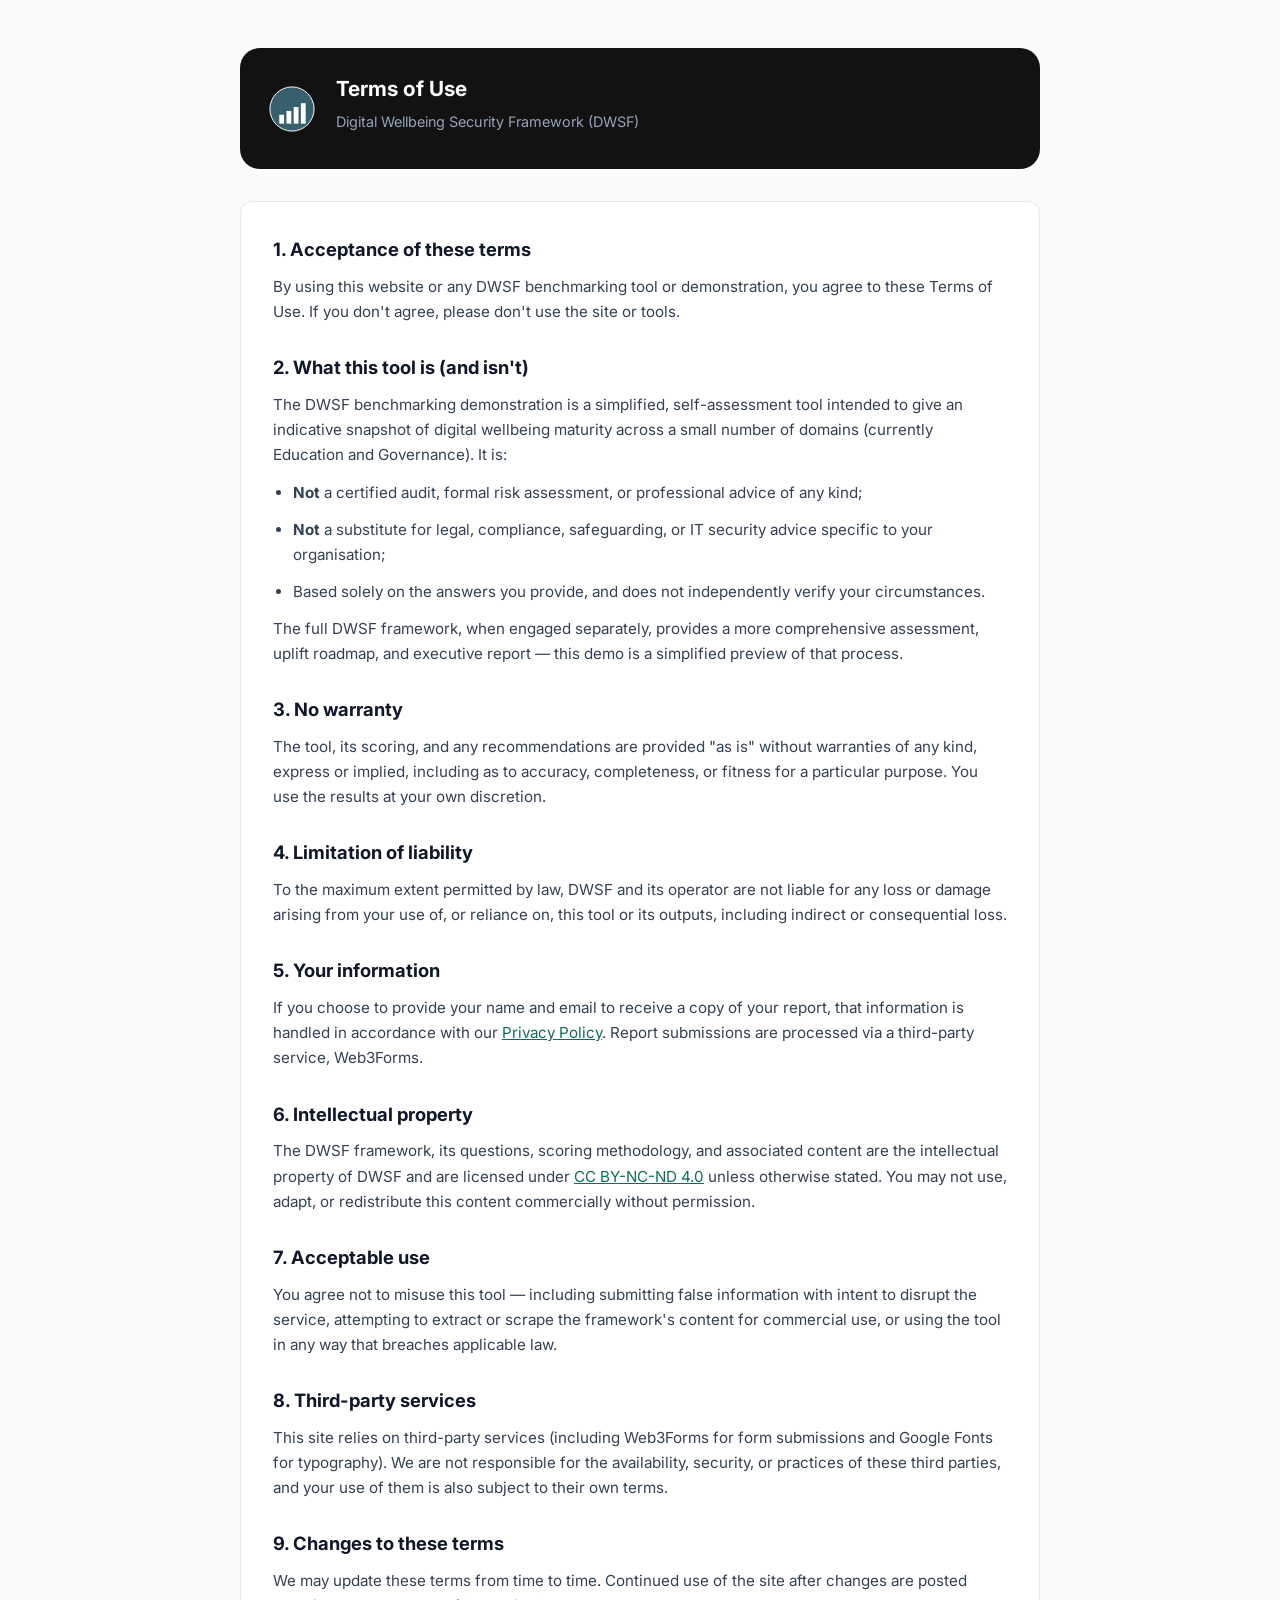
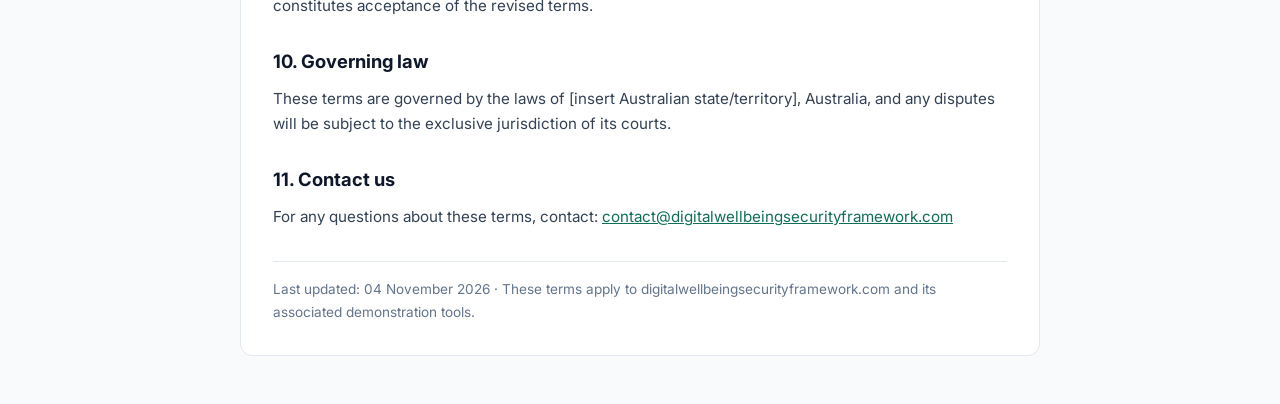
<file: terms_demo.html>
<!DOCTYPE html>
<html lang="en">
<head>
<meta charset="UTF-8">
<meta name="viewport" content="width=device-width, initial-scale=1.0">
<title>Terms of Use — Digital Wellbeing Security Framework (DWSF)</title>
<link rel="preconnect" href="https://fonts.googleapis.com">
<link rel="preconnect" href="https://fonts.gstatic.com" crossorigin>
<link href="https://fonts.googleapis.com/css2?family=Inter:wght@400;500;600;700&display=swap" rel="stylesheet">
<style>
    :root {
        --accent: #0F6E56;
        --header-bg: #121212;
        --bg-light: #f8fafc;
        --card-bg: #ffffff;
        --text-main: #334155;
        --text-dark: #0f172a;
        --border: #e2e8f0;
        --warning-bg: #fff7ed;
        --warning-border: #fdba74;
    }
    * { box-sizing: border-box; margin: 0; padding: 0; }
    body {
        font-family: 'Inter', sans-serif;
        background-color: var(--bg-light);
        color: var(--text-main);
        line-height: 1.65;
        padding: 3rem 1rem;
    }
    .container { max-width: 800px; margin: 0 auto; }
    .brand-header {
        display: flex;
        align-items: center;
        gap: 1.25rem;
        background-color: var(--header-bg);
        border-radius: 20px;
        padding: 1.5rem 1.75rem;
        margin-bottom: 2rem;
    }
    .header-icon { width: 48px; height: auto; flex-shrink: 0; }
    .brand-header h1 { font-size: 1.3rem; color: #fff; }
    .brand-header p { color: #94A3B8; font-size: 0.9rem; margin-top: 0.2rem; }

    .draft-notice {
        background: var(--warning-bg);
        border: 1px solid var(--warning-border);
        border-radius: 10px;
        padding: 1rem 1.25rem;
        font-size: 0.9rem;
        color: #7c3e0a;
        margin-bottom: 2rem;
    }
    .draft-notice strong { display: block; margin-bottom: 0.25rem; }

    .card {
        background: var(--card-bg);
        border: 1px solid var(--border);
        border-radius: 12px;
        padding: 2rem;
    }
    h2 { font-size: 1.15rem; color: var(--text-dark); margin: 1.75rem 0 0.6rem; }
    h2:first-child { margin-top: 0; }
    p, li { font-size: 0.95rem; margin-bottom: 0.75rem; }
    ul { padding-left: 1.25rem; margin-bottom: 0.75rem; }
    a { color: var(--accent); }
    .meta { font-size: 0.85rem; color: #64748b; margin-top: 2rem; border-top: 1px solid var(--border); padding-top: 1rem; }
</style>
</head>
<body>

<div class="container">
    <header class="brand-header">
     <!--  previous logo <svg class="header-icon" viewBox="0 0 240 256" xmlns="http://www.w3.org/2000/svg">
            <path d="M120 20 C170 20 200 45 200 95 C200 155 150 195 120 215 C90 195 40 155 40 95 C40 45 70 20 120 20 Z" fill="none" stroke="#0F6E56" stroke-width="14" stroke-linejoin="round"/>
            <path d="M120 205 C 142 217 160 223 182 222 C 160 236 140 245 120 250 C 100 245 80 236 58 222 C 80 223 98 217 120 205 Z" fill="#0B7A78"/>
            <path d="M60 175 C60 110 85 70 120 48 C155 70 180 110 180 175" fill="none" stroke="#12A06B" stroke-width="12" stroke-linecap="round"/>
            <path d="M75 110 C75 80 95 65 120 65 C145 65 165 80 165 110" fill="none" stroke="#1BB876" stroke-width="11" stroke-linecap="round"/>
            <circle cx="120" cy="95" r="13" fill="#1BB876"/>
            <path d="M120 148 C 111 137 99 131 89 135 C 78 139 74 151 79 161 C 84 171 100 184 120 198 C 140 184 156 171 161 161 C 166 151 162 139 151 135 C 141 131 129 137 120 148 Z" fill="none" stroke="#8CFA00" stroke-width="11" stroke-linejoin="round" stroke-linecap="round"/>
            <path d="M120 198 C 106 208 92 213 80 213" fill="none" stroke="#8CFA00" stroke-width="11" stroke-linecap="round"/>
        </svg> -->

<svg class="header-icon" viewBox="0 0 200 200" xmlns="http://www.w3.org/2000/svg">
  <circle cx="100" cy="100" r="92" fill="#385F6C" stroke="#FFFFFF" stroke-width="4"/>
  <rect x="47"  y="124" width="20" height="37" fill="#FFFFFF"/>
  <rect x="77"  y="108" width="20" height="53" fill="#FFFFFF"/>
  <rect x="107" y="92"  width="20" height="69" fill="#FFFFFF"/>
  <rect x="137" y="76"  width="20" height="85" fill="#FFFFFF"/>
</svg>
        
        <div>
            <h1>Terms of Use</h1>
            <p>Digital Wellbeing Security Framework (DWSF)</p>
        </div>
    </header>

    

    <div class="card">

        <h2>1. Acceptance of these terms</h2>
        <p>By using this website or any DWSF benchmarking tool or demonstration, you agree to these Terms of Use. If you don't agree, please don't use the site or tools.</p>

        <h2>2. What this tool is (and isn't)</h2>
        <p>The DWSF benchmarking demonstration is a simplified, self-assessment tool intended to give an indicative snapshot of digital wellbeing maturity across a small number of domains (currently Education and Governance). It is:</p>
        <ul>
            <li><strong>Not</strong> a certified audit, formal risk assessment, or professional advice of any kind;</li>
            <li><strong>Not</strong> a substitute for legal, compliance, safeguarding, or IT security advice specific to your organisation;</li>
            <li>Based solely on the answers you provide, and does not independently verify your circumstances.</li>
        </ul>
        <p>The full DWSF framework, when engaged separately, provides a more comprehensive assessment, uplift roadmap, and executive report — this demo is a simplified preview of that process.</p>

        <h2>3. No warranty</h2>
        <p>The tool, its scoring, and any recommendations are provided "as is" without warranties of any kind, express or implied, including as to accuracy, completeness, or fitness for a particular purpose. You use the results at your own discretion.</p>

        <h2>4. Limitation of liability</h2>
        <p>To the maximum extent permitted by law, DWSF and its operator are not liable for any loss or damage arising from your use of, or reliance on, this tool or its outputs, including indirect or consequential loss.</p>

        <h2>5. Your information</h2>
        <p>If you choose to provide your name and email to receive a copy of your report, that information is handled in accordance with our <a href="privacypolicy.html">Privacy Policy</a>. Report submissions are processed via a third-party service, Web3Forms.</p>

        <h2>6. Intellectual property</h2>
        <p>The DWSF framework, its questions, scoring methodology, and associated content are the intellectual property of DWSF and are licensed under <a href="https://creativecommons.org/licenses/by-nc-nd/4.0/" target="_blank" rel="noopener noreferrer">CC BY-NC-ND 4.0</a> unless otherwise stated. You may not use, adapt, or redistribute this content commercially without permission.</p>

        <h2>7. Acceptable use</h2>
        <p>You agree not to misuse this tool — including submitting false information with intent to disrupt the service, attempting to extract or scrape the framework's content for commercial use, or using the tool in any way that breaches applicable law.</p>

        <h2>8. Third-party services</h2>
        <p>This site relies on third-party services (including Web3Forms for form submissions and Google Fonts for typography). We are not responsible for the availability, security, or practices of these third parties, and your use of them is also subject to their own terms.</p>

        <h2>9. Changes to these terms</h2>
        <p>We may update these terms from time to time. Continued use of the site after changes are posted constitutes acceptance of the revised terms.</p>

        <h2>10. Governing law</h2>
        <p>These terms are governed by the laws of [insert Australian state/territory], Australia, and any disputes will be subject to the exclusive jurisdiction of its courts.</p>

        <h2>11. Contact us</h2>
        <p>For any questions about these terms, contact: <a href="mailto:contact@digitalwellbeingsecurityframework.com">contact@digitalwellbeingsecurityframework.com</a></p>

        <div class="meta">Last updated: 04 November 2026 · These terms apply to digitalwellbeingsecurityframework.com and its associated demonstration tools.</div>
    </div>
</div>

</body>
</html>
</file>
<file: style.css>
:root {
  --primary: #0F172A;
  --accent: #021339;
  --accent-light: #EFF6FF;
  --text: #334155;
  --text-muted: #64748B;
  --bg: #F8FAFC;
  --card-bg: #FFFFFF;
  --border: #E2E8F0;
  --shadow: 0 10px 15px -3px rgba(0, 0, 0, 0.05), 0 4px 6px -2px rgba(0, 0, 0, 0.02);
  --radius: 12px;
  --header-bg: #121212;

  /* Pillar Theme Colors */
  --pillar-1: #025B88; /* Sky Blue    - 1. Empowered Child */
  --pillar-2: #2563EB; /* Royal Blue  - 2. Engaged Parent */
  --pillar-3: #4F46E5; /* Indigo      - 3. Insightful Educator */
  --pillar-4: #075A53; /* Teal        - 4. Accessible Help */
  --pillar-gov: #0F172A; /* Dark Navy - 5. Governance (outer ring) */
}

* { box-sizing: border-box; margin: 0; padding: 0; }
html { scroll-behavior: smooth; }

body {
  font-family: -apple-system, BlinkMacSystemFont, "Segoe UI", Roboto, Helvetica, Arial, sans-serif;
  color: var(--text);
  background-color: var(--bg);
  line-height: 1.6;
}

.container { max-width: 1100px; margin: 0 auto; padding: 0 20px; }

h1, h2, h3 { color: var(--primary); font-weight: 700; line-height: 1.25; }
h1 { font-size: 2.5rem; margin-bottom: 1rem; }
h2 { font-size: 1.875rem; text-align: center; margin-bottom: 2.5rem; }
h3 { font-size: 1.25rem; margin-bottom: 0.5rem; }

p { margin-bottom: 1rem; }
.text-center { text-align: center; }
section { padding: 4rem 0; }



.hero-box p:last-child {
  margin-bottom: 0.5;
}

/* ============ HEADER (teal) ============ */
.site-header {
  display: flex;
  justify-content: space-between;
  align-items: center;
  padding: 6px 24px;
  background-color: #385F6C;
  position: sticky;
  top: 0;
  z-index: 100;
  border-bottom: 1px solid #222222;
  transition: background-color 180ms ease;
}

.header-logo { display: flex; align-items: center; gap: 12px; }
.logo-icon-header { height: 24px; width: auto; object-fit: contain; }

.header-title {
  color: #ffffff;
  font-weight: 700;
  font-size: 0.85rem;
  letter-spacing: 1px;
}

.header-nav { display: flex; align-items: center; gap: 1.5rem; list-style: none; }

.header-nav a {
  color: #f8f5f5;
  text-decoration: none;
  font-weight: 600;
  font-size: 0.85rem;
  transition: color 0.2s ease;
}
.header-nav a:hover { color: #ffffff; }

.nav-toggle {
  display: none;
  flex-direction: column;
  justify-content: space-between;
  width: 24px;
  height: 18px;
  background: none;
  border: none;
  cursor: pointer;
  padding: 0;
}

.nav-toggle span {
  display: block;
  height: 2px;
  width: 100%;
  background-color: #ffffff;
  border-radius: 2px;
}

.btn {
  display: inline-block;
  background-color: var(--accent);
  color: #FFF !important;
  padding: 0.5rem 1.1rem;
  border-radius: var(--radius);
  text-decoration: none;
  font-weight: 600;
  font-size: 0.85rem;
  transition: background-color 0.2s ease;
}
.btn:hover { background-color: #1D4ED8; }

/* ============ DARK HERO (icon + title) ============ */
.hero-section {
  display: flex;
  justify-content: center;
  align-items: center;
  text-align: center;
  padding: 12px 20px;
  background-color: #385F6C;
}

.hero-logo-wrapper { display: flex; flex-direction: column; align-items: center; }

.logo-icon-hero {
  height: 70px;
  width: auto;
  margin-bottom: 10px;
  object-fit: contain;
}

.hero-title {
  color: #ffffff;
  font-size: 1.5rem;
  font-weight: 800;
  letter-spacing: 2px;
  margin: 0;
  line-height: 1.2;
  text-align: center; /* Centers the title and the text box */
 
}

.hero-subtitle {
  color: #00A86B;
  font-size: 0.85rem;
  font-weight: 700;
  letter-spacing: 3px;
  margin-top: 4px;
}

.dwsf_intro_header {
  color: #ffffff;
  margin: 0 auto;
  text-overflow: ellipsis;
  max-width: 700px; /* Adjust container width as needed */
    display: flex;
  justify-content: center;
}

/* ============ LIGHT CONTENT INTRO ============ */
.hero-content {
  padding: 1rem 0 1rem;
  text-align: center;
  background: linear-gradient(180deg, #FFFFFF 0%, var(--bg) 100%);
}

.hero-content h2 { font-size: 2rem; font-weight: 700; color: #00040c; margin-bottom: 1rem; }

.hero-content p {
  font-size: 1.1rem;
  font-weight: 400;
  color: var(--text);
  line-height: 1.6;
  max-width: 720px;
  margin-left: auto;
  margin-right: auto;
}

.hero-box {
  background: var(--card-bg);
  border-left: 6px solid var(--accent);
  border-radius: var(--radius);
  box-shadow: var(--shadow);
  padding: 1rem 0.5rem;
}

/* ---- Two-box hero layout: short summary box + fuller detail box ---- */
.hero-boxes {
  display: flex;
  flex-direction: column;
  align-items: stretch;
  gap: 1rem;
  margin-bottom: 2rem;
  text-align: left;
}

.hero-box--intro {
  background: var(--accent-light);
}

.hero-boxes.desktop-only {
  display: flex;
  flex-direction: column;
  align-items: stretch;
}

.hero-image {
  width: 100%;
  max-width: 900px;
  height: auto;
  margin: 2.5rem auto 0;
  display: block;
  border-radius: var(--radius);
  box-shadow: var(--shadow);
}
/* ============ STAT GRID ============ */
.stat-grid {
  display: grid;
  grid-template-columns: repeat(auto-fit, minmax(280px, 1fr));
  gap: 1.5rem;
  margin-top: 3rem;
}

.stat-card {
  background: var(--card-bg);
  border: 1px solid var(--border);
  border-radius: var(--radius);
  padding: 2rem;
  box-shadow: var(--shadow);
  display: flex;
  flex-direction: column;
  justify-content: space-between;
  text-align: left;
}

.stat-number { font-size: 2.75rem; font-weight: 800; color: var(--accent); margin-bottom: 0.25rem; }

.stat-source {
  font-size: 0.85rem;
  color: var(--text-muted);
  margin-top: 1rem;
  margin-bottom: 0;
  border-top: 1px dashed var(--border);
  padding-top: 0.5rem;
  font-style: italic;
}
.stat-source a { color: var(--accent); text-decoration: none; }
.stat-source a:hover { text-decoration: underline; }

/* ============ PILLAR DIAGRAM (4-slice pie + governance ring) ============ */
.pillar-diagram-container {
  display: flex;
  flex-direction: column;
  align-items: center;
  justify-content: center;
  gap: 2.5rem;
  margin-top: 2rem;
}

.circle-wrapper {
  position: relative;
  width: 420px;
  height: 420px;
  border-radius: 50%;
  display: flex;
  align-items: center;
  justify-content: center;
  flex-shrink: 0;
}

.outer-ring-svg {
  position: absolute;
  inset: 0;
  width: 100%;
  height: 100%;
  z-index: 2;
  pointer-events: none;
}

.inner-pie {
  width: 320px;
  height: 320px;
  border-radius: 50%;
  position: relative;
  overflow: hidden;
  box-shadow: inset 0 0 10px rgba(0,0,0,0.1);
  border: 4px solid #FFFFFF;
  background: transparent;
}

.pie-slice {
  position: absolute;
  width: 100%;
  height: 100%;
  display: flex;
  align-items: center;
  justify-content: center;
  transition: transform 0.3s ease;
}

/* Slice 1: Top-Right -> 2. Engaged Parent */
.slice-1 { background: var(--pillar-2); clip-path: polygon(50% 50%, 50% 0%, 100% 0%, 100% 50%, 50% 50%); }
/* Slice 2: Bottom-Right -> 3. Empowered Users */
.slice-2 { background: var(--pillar-3); clip-path: polygon(50% 50%, 100% 50%, 100% 100%, 50% 100%, 50% 50%); }
/* Slice 3: Bottom-Left -> 4. Accessible Help */
.slice-3 { background: var(--pillar-4); clip-path: polygon(50% 50%, 50% 100%, 0% 100%, 0% 50%, 50% 50%); }
/* Slice 4: Top-Left -> 1. Educated Child */
.slice-4 { background: var(--pillar-1); clip-path: polygon(50% 50%, 0% 50%, 0% 0%, 50% 0%, 50% 50%); }

.slice-text {
  position: absolute;
  color: #FFFFFF;
  font-weight: 700;
  font-size: 0.95rem;
  text-align: center;
  width: 115px;
  line-height: 1.3;
  text-shadow: 0 1px 2px rgba(0,0,0,0.3);
}

.label-1 { top: 20%; right: 8%; }
.label-2 { bottom: 20%; right: 8%; }
.label-3 { bottom: 20%; left: 8%; }
.label-4 { top: 20%; left: 8%; }

.pie-center-hub {
  position: absolute;
  top: 50%;
  left: 50%;
  transform: translate(-50%, -50%);
  width: 80px;
  height: 80px;
  background: #FFFFFF;
  border-radius: 50%;
  z-index: 5;
  display: flex;
  align-items: center;
  justify-content: center;
  box-shadow: var(--shadow);
  font-weight: 800;
  font-size: 0.95rem;
  color: var(--primary);
  text-align: center;
  border: 2px solid var(--border);
}

/* ============ PILLAR LEGEND (1-5) ============ */
.pillar-legend {
  display: grid;
  grid-template-columns: repeat(2, 1fr);
  gap: 1.5rem;
  width: 100%;
  max-width: 1050px;
}

.legend-card {
  background: var(--card-bg);
  border: 1px solid var(--border);
  border-radius: var(--radius);
  padding: 1.25rem;
  box-shadow: var(--shadow);
  border-left: 6px solid var(--accent);
}

.legend-card.child  { border-left-color: var(--pillar-1); }
.legend-card.parent { border-left-color: var(--pillar-2); }
.legend-card.users  { border-left-color: var(--pillar-3); }
.legend-card.help   { border-left-color: var(--pillar-4); }
.legend-card.gov    { grid-column: 1 / -1; border-left-color: var(--pillar-gov); }

/* ============ STEPS / ASSESSMENT FLOW ============ */
.steps-wrapper { display: flex; align-items: stretch; gap: 1rem; }

.step-card {
  background: var(--card-bg);
  border: 1px solid var(--border);
  border-radius: var(--radius);
  padding: 1.5rem;
  box-shadow: var(--shadow);
  flex: 1;
  display: flex;
  flex-direction: column;
  position: relative;
}
.step-card p { margin-bottom: 0; }

.step-arrow {
  display: flex;
  align-items: center;
  justify-content: center;
  color: var(--accent);
  font-size: 1.25rem;
  font-weight: 700;
  opacity: 0.5;
  flex-shrink: 0;
}

.step-badge {
  display: inline-block;
  background: var(--accent-light);
  color: var(--accent);
  font-weight: 700;
  width: 32px;
  height: 32px;
  line-height: 32px;
  border-radius: 50%;
  text-align: center;
  margin-bottom: 1rem;
  flex-shrink: 0;
}

/* ============ BENEFITS GRID ============ */
.benefits-grid { display: grid; grid-template-columns: repeat(2, 1fr); gap: 1.5rem; }

.benefit-item {
  background: var(--card-bg);
  border: 1px solid var(--border);
  border-radius: var(--radius);
  padding: 1.5rem;
  box-shadow: var(--shadow);
}

/* ============ ABOUT SECTION ============ */
.about-card {
  background: var(--card-bg);
  border: 1px solid var(--border);
  border-radius: var(--radius);
  padding: 2.5rem;
  box-shadow: var(--shadow);
  display: flex;
  align-items: center;
  gap: 2.5rem;
}

.about-avatar {
  width: 140px;
  height: 140px;
  border-radius: 50%;
  background-color: var(--accent-light);
  color: var(--accent);
  display: flex;
  align-items: center;
  justify-content: center;
  font-weight: 700;
  font-size: 0.9rem;
  flex-shrink: 0;
  border: 2px dashed var(--accent);
  text-align: center;
  padding: 10px;
}

.about-content h3 { font-size: 1.5rem; margin-bottom: 0.25rem; }

.about-title { color: var(--accent); font-weight: 600; font-size: 0.95rem; margin-bottom: 1rem; }

/* ============ CTA SECTION ============ */
.cta-section {
  background: var(--primary);
  color: #FFF;
  border-radius: var(--radius);
  padding: 3.5rem 2rem;
  text-align: center;
  margin: 2rem 0;
}
.cta-section h2 { color: #FFF; margin-bottom: 1rem; }
.cta-section p { color: #94A3B8; max-width: 600px; margin: 0 auto 2rem; font-size: 1.1rem; }

.btn-cta {
  background-color: var(--accent);
  color: #FFF;
  font-size: 1.1rem;
  padding: 0.85rem 2rem;
  border-radius: var(--radius);
  text-decoration: none;
  font-weight: 600;
  display: inline-block;
  transition: background-color 0.2s ease;
}
.btn-cta:hover { background-color: #1D4ED8; }

/* ============ FLOATING CONTACT BUTTON ============ */
.floating-cta {
  position: fixed;
  bottom: 24px;
  right: 24px;
  background-color: var(--accent);
  color: #FFFFFF;
  padding: 0.85rem 1.4rem;
  border-radius: 999px;
  text-decoration: none;
  font-weight: 700;
  font-size: 0.95rem;
  box-shadow: 0 10px 25px rgba(37, 99, 235, 0.35);
  display: flex;
  align-items: center;
  gap: 0.5rem;
  z-index: 200;
  opacity: 0;
  transform: translateY(20px);
  pointer-events: none;
  transition: opacity 0.3s ease, transform 0.3s ease, background-color 0.2s ease;
}

.floating-cta.visible {
  opacity: 1;
  transform: translateY(0);
  pointer-events: auto;
}

.floating-cta:hover {
  background-color: #1E48BE;
}

@media (max-width: 640px) {
  .floating-cta {
    bottom: 16px;
    right: 16px;
    left: 16px;
    justify-content: center;
    padding: 0.9rem 1rem;
  }
}

/* ============ FOOTNOTE ============ */
.footnote {
  font-size: 0.8rem;
  color: #666;
  max-width: 1100px;
  margin: 0 auto;
  padding: 0 20px 2rem;
}

/* ============ FOOTER ============ */
footer {
  background: #090D16;
  color: #CFCFCF;
  padding: 4rem 0 2rem;
  margin-top: 2rem;
  border-top: 1px solid #1E293B;
}

.footer-grid { display: grid; grid-template-columns: 2fr repeat(3, 1fr); gap: 2rem; margin-bottom: 3rem; }
.footer-col h4 { color: #F8FAFC; margin-bottom: 1rem; font-size: 1rem; }
.footer-col p { font-size: 0.9rem; line-height: 1.5; }

.footer-links { list-style: none; }
.footer-links li { margin-bottom: 0.5rem; }
.footer-links a {
  color: #94A3B8;
  text-decoration: none;
  font-size: 0.9rem;
  transition: color 0.2s ease;
}
.footer-links a:hover { color: #FFF; }

.footer-bottom { border-top: 1px solid #8D9DBF; padding-top: 2rem; text-align: center; font-size: 0.85rem; }

.custom-link{color: #ffffff; /* Green */
}

.social-links {
  display: flex;
  gap: 0.9rem;
  justify-content: center;
  margin-top: 1rem;
}

.social-links a {
  color: #94A3B8;              /* matches your existing .footer-links default color */
  transition: color 0.2s ease;
}

.social-links a:hover {
  color: #FFFFFF;               /* matches your existing .footer-links:hover color */
}

/* ============ RESPONSIVE ============ */
@media (max-width: 900px) {
  .steps-wrapper { flex-direction: column; }
  .step-arrow { transform: rotate(90deg); margin: -0.5rem 0; }
  .pillar-legend { grid-template-columns: 1fr; }
  .legend-card.gov { grid-column: 1; }
}

@media (max-width: 850px) {
  .footer-grid { grid-template-columns: 1fr 1fr; }
  .about-card { flex-direction: column; text-align: center; }
}

@media (max-width: 768px) {
  .site-header {
    position: fixed;
    top: 0;
    left: 0;
    right: 0;
    z-index: 1200;
    background: var(--header-bg);
    box-shadow: 0 1px 8px rgba(0,0,0,0.08);
    display: flex;
    align-items: center;
    gap: 1rem;
    padding: 0.5rem 1rem;
    /* account for device safe area (iPhone notch) */
    padding-top: calc(0.5rem + env(safe-area-inset-top));
    /* ensure header height is predictable for content offset below */
    height: calc(56px + env(safe-area-inset-top));
    box-sizing: border-box;
  }

  .nav-toggle { display: flex; }

  /* Ensure nav toggle remains visible in the fixed header */
  .site-header .nav-toggle {
    margin-left: auto;
    z-index: 1250;
  }

  .header-nav {
    display: none;
    position: absolute;
    left: 0;
    right: 0;
    top: calc(56px + env(safe-area-inset-top));
    background-color: #121212;
    flex-direction: column;
    align-items: flex-start;
    padding: 1rem 20px;
    gap: 1rem;
    border-bottom: 1px solid #222222;
    z-index: 1190;
  }

  .header-nav.open { display: flex; }

  /* Push page content down so it isn't hidden under the fixed header */
  body {
    padding-top: calc(56px + env(safe-area-inset-top));
  }

  /* Floating CTA should sit above main content but below header if needed */
  .floating-cta { z-index: 1100; }

  .benefits-grid { grid-template-columns: 1fr; }
  .hero-title { font-size: 1.8rem; }

  /* Stat cards: horizontal scroll instead of stacking vertically */
  .stat-grid {
    display: flex;
    grid-template-columns: none;
    overflow-x: auto;
    gap: 1rem;
    scroll-snap-type: x mandatory;
    padding-bottom: 0.5rem;
    -webkit-overflow-scrolling: touch;
  }
  .stat-card { flex: 0 0 85%; scroll-snap-align: center; }
  .stat-grid::-webkit-scrollbar { height: 6px; }
  .stat-grid::-webkit-scrollbar-thumb { background: var(--border); border-radius: 10px; }
}

@media (max-width: 640px) {
  h1 { font-size: 2rem; }
  h2 { font-size: 1.5rem; }
  .footer-grid { grid-template-columns: 1fr; }
  .circle-wrapper { width: 340px; height: 340px; }
  .inner-pie { width: 250px; height: 250px; }
  .slice-text { font-size: 0.75rem; width: 85px; }
  .pie-center-hub { width: 65px; height: 65px; font-size: 0.8rem; }
}

.header-title {
  cursor: pointer;
  text-decoration: none;
  transition: opacity 0.2s ease;
}

.header-title:hover {
  opacity: 0.7;
  text-decoration: none;
}

/*enabling desktop and mobile browser different hero text */
.mobile-only { display: none; }
.desktop-only { display: block; }

@media (max-width: 768px) {
  .desktop-only { display: none; }
  .hero-boxes.desktop-only { display: none; }
  .mobile-only  { display: block; }

  .hero-stat {
    font-size: 1.1rem;
    font-weight: 600;
  }

  .cta {
    font-weight: 600;
  }

   .hero-image-placeholder,
  .hero-image {
    aspect-ratio: 4 / 3;
    margin-top: 1.5rem;}
}
</file>
